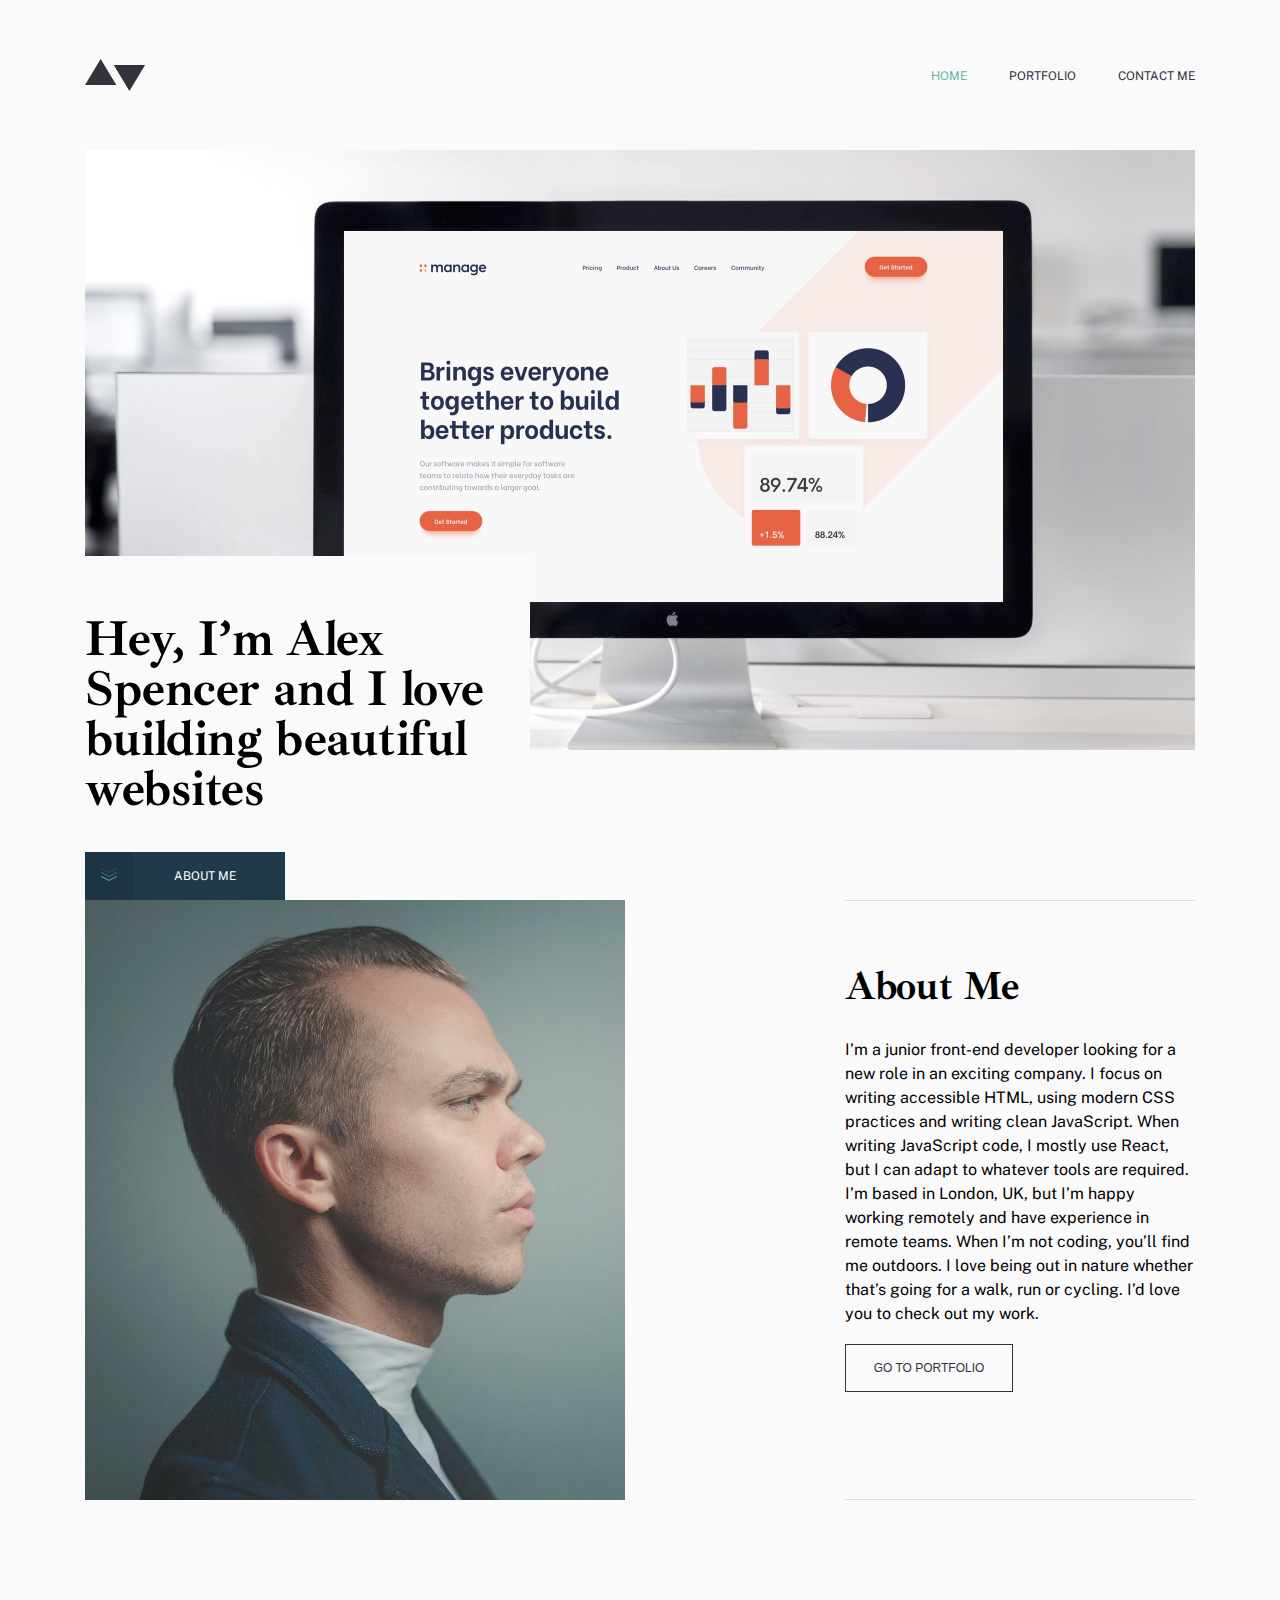
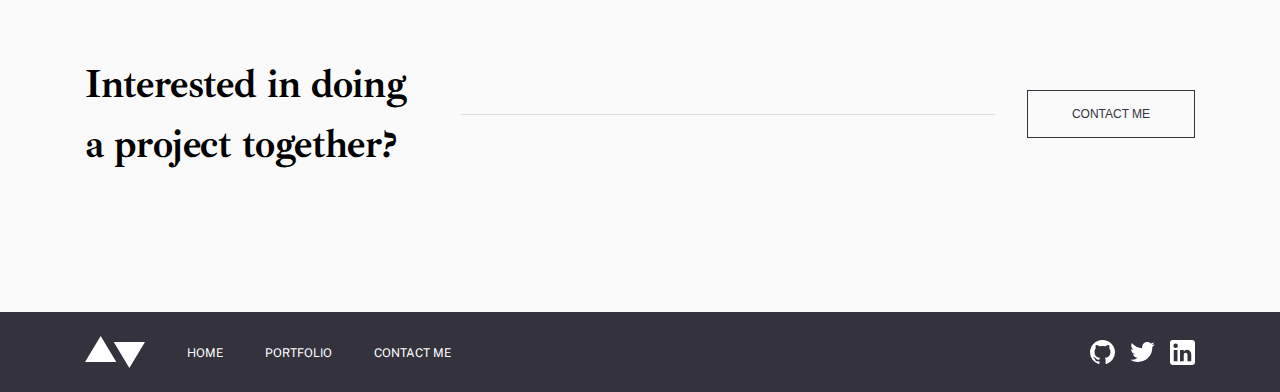
<file: index.html>
<!DOCTYPE html>
<html lang="en">

<head>
    <meta charset="UTF-8">
    <meta http-equiv="X-UA-Compatible" content="IE=edge">
    <meta name="viewport" content="width=device-width, initial-scale=1.0">
    <title>Home-page</title>
    <link rel="shortcut icon" type="image/x-icon" href="../img/logo-footer.svg" />
    <link rel="stylesheet" href="../css/base.css">
    <link rel="preconnect" href="https://fonts.gstatic.com">
    <link href="https://fonts.googleapis.com/css2?family=Ibarra+Real+Nova:wght@400;700&family=Public+Sans&display=swap"
        rel="stylesheet">
    <link rel="stylesheet" href="../css/style.css">
</head>

<body>
    <header>
        <div class="container">
            <div class="menu-content">
                <div class="logo">
                    <img src="../img/logo.svg" alt="logo">
                </div>
                <nav class="menu">
                    <button class="burger-menu" aria-expanded="false" aria-controls="menu" aria-label="Menu">
                        <span class="nav-bar"></span>
                        <span class="nav-bar"></span>
                        <span class="nav-bar"></span>
                    </button>
                    <ul class="menu-list" id="menu">
                        <li class="list-item">
                            <a href="../index.html" class="list-link">
                                home</a>
                        </li>
                        <li class="list-item">
                            <a href="../portfolio.html" class="list-link">
                                portfolio</a>
                        </li>
                        <li class="list-item">
                            <a href="../contact.html" class="list-link">
                                contact me</a>
                        </li>
                    </ul>
                </nav>
            </div>
        </div>
    </header>
    <main>
        <section class="hero container">
            <figure class="hero-picture">
                <picture>
                    <source media="(max-width: 480px)" srcset="../img/homepage/mobile/image-homepage-hero.jpg,
                        ../img/homepage/mobile/image-homepage-hero@2x.jpg 2x">
                    <source media="(max-width: 1024px)" srcset="../img/homepage/tablet/image-homepage-hero.jpg,
                        ../img/homepage/tablet/image-homepage-hero@2x.jpg 2x">
                    <img src="../img/homepage/desktop/image-homepage-hero.jpg" alt="Alex photo" srcset="img/homepage/desktop/image-homepage-hero@2x.jpg">
                </picture>
            </figure>
            <div class="hero-content">
                <h1 class="h1-like">Hey, I’m Alex Spencer and I love building beautiful websites</h1>
                <a href="#about" class="primary-btn">About me</a>
            </div>
        </section>
        <section class="about container" id="about">
                <figure>
                    <picture>
                        <source media="(max-width: 480px)" srcset="../img/homepage/mobile/image-homepage-profile.jpg,
                        ../img/homepage/mobile/image-homepage-profile@2x.jpg 2x">
                        <source media="(max-width: 1024px)" srcset="../img/homepage/tablet/image-homepage-profile.jpg,
                        ../img/homepage/tablet/image-homepage-profile@2x.jpg 2x">
                        <img src="../img/homepage/mobile/image-homepage-profile.jpg" alt="Alex photo" srcset="img/homepage/desktop/image-homepage-profile@2x.jpg">
                    </picture>
                </figure>
                <div class="section-content">
                    <h2 class="h2-like">About Me</h2>
                    <p class="body1">I’m a junior front-end developer looking for a new role in an exciting company. I
                        focus on writing accessible HTML, using modern CSS practices and writing clean JavaScript. When
                        writing JavaScript code, I mostly use React, but I can adapt to whatever tools are required. I’m
                        based in London, UK, but I’m happy working remotely and have experience in remote teams. When
                        I’m not coding, you’ll find me outdoors. I love being out in nature whether that’s going for a
                        walk, run or cycling. I’d love you to check out my work.</p>
                    <a href="/portfolio.html" class="secondary-btn">GO TO PORTFOLIO</a>
                </div>
            </div>
        </section>
        <section class="project container">
            <h2 class="h2-like">Interested in doing a project together?</h2>
            <span></span>
            <a href="/contact.html" class="secondary-btn">contact me</a>
        </section>
    </main>
    <footer>
        <div class="container">
            <div class="menu-content">
                <nav class="menu menu-footer">
                    <img src="../img/logo-footer.svg" alt="logo-footer">
                    <ul class="menu-list">
                        <li class="list-item">
                            <a href="../index.html" class="list-link">
                                home</a>
                        </li>
                        <li class="list-item">
                            <a href="../portfolio.html" class="list-link">
                                portfolio</a>
                        </li>
                        <li class="list-item">
                            <a href="../contact.html" class="list-link">
                                contact me</a>
                        </li>
                    </ul>
                </nav>
                <address class="social-menu">
                    <ul class="social-list">
                        <li class="social-item"><a href="https://github.com/" class="social-link"></a></li>
                        <li class="social-item"><a href="https://twitter.com/?lang=fr" class="social-link"></a></li>
                        <li class="social-item"><a href="https://www.linkedin.com/" class="social-link"></a></li>
                    </ul>
                </address>
            </div>
        </div>
    </footer>

</body>
<script src="../js/nav.js"></script>
</html>
</file>
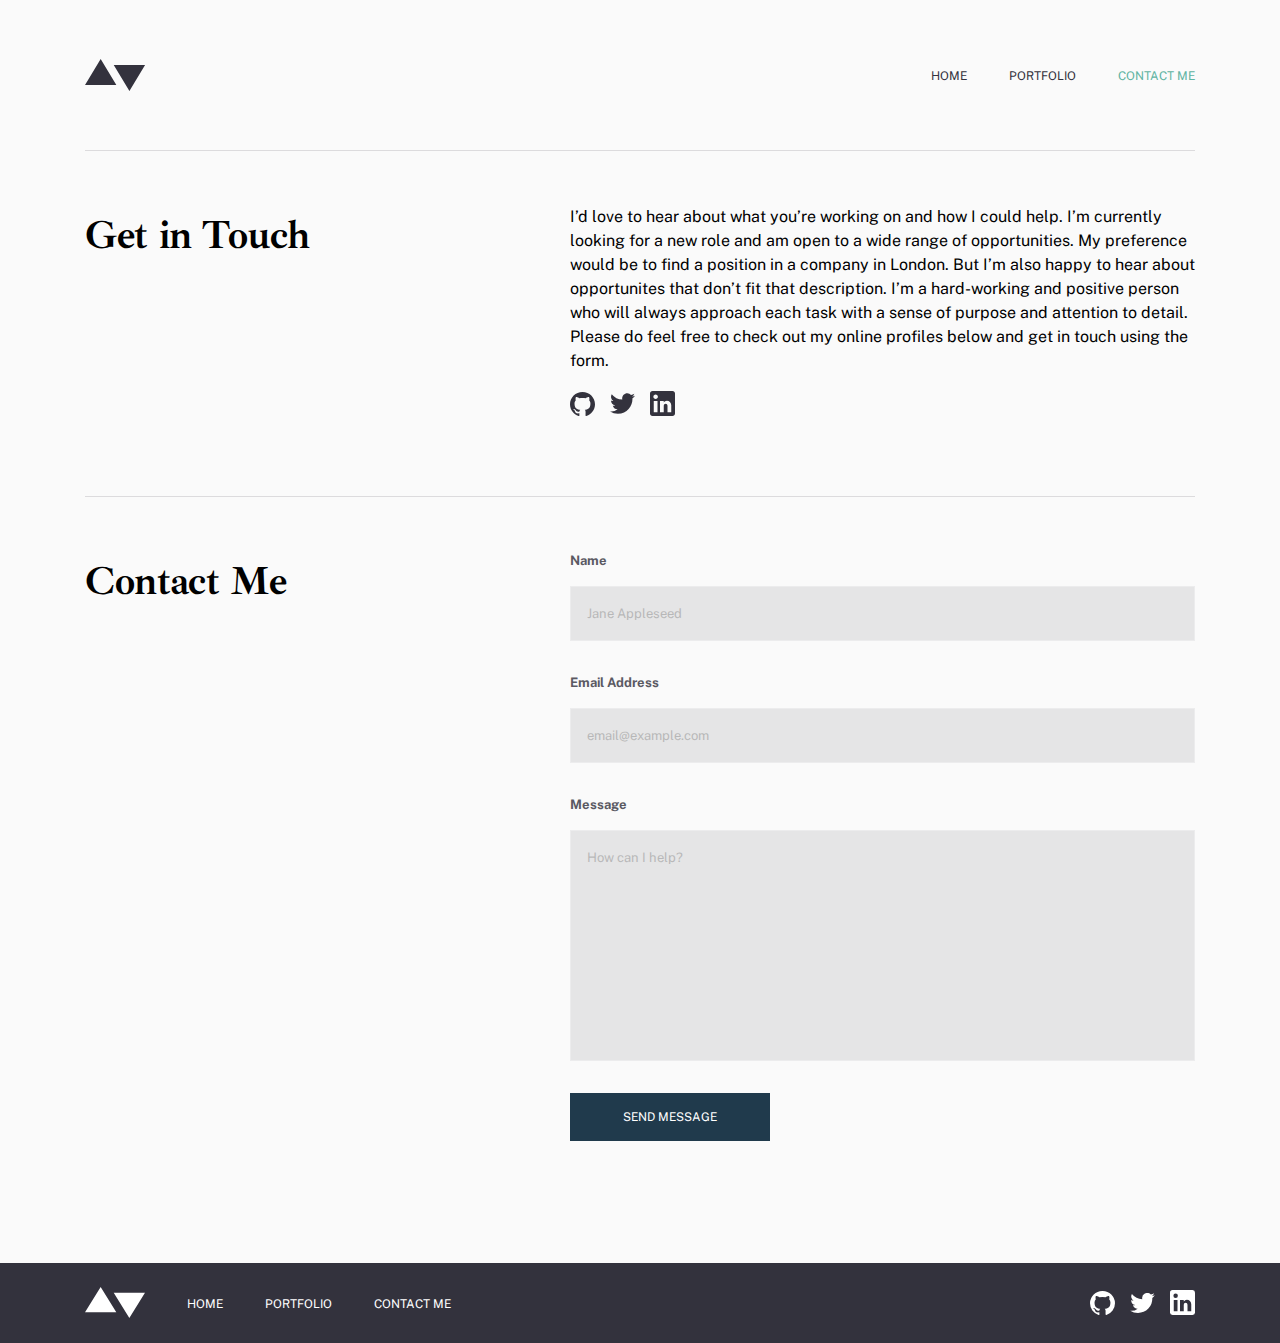
<file: contact.html>
<!DOCTYPE html>
<html lang="en">
<head>
    <meta charset="UTF-8">
    <meta http-equiv="X-UA-Compatible" content="IE=edge">
    <meta name="viewport" content="width=device-width, initial-scale=1.0">
    <title>Contact-page</title>
    <link rel="shortcut icon" type="image/x-icon" href="../img/logo-footer.svg" />
    <link rel="stylesheet" href="../css/base.css">
    <link rel="preconnect" href="https://fonts.gstatic.com">
    <link href="https://fonts.googleapis.com/css2?family=Ibarra+Real+Nova:wght@400;700&family=Public+Sans&display=swap" rel="stylesheet">
    <link rel="stylesheet" href="../css/style.css">
</head>
<body>
    <header>
        <div class="container">
            <div class="menu-content">
        <div class="logo">
            <img src="../img/logo.svg" alt="logo">
        </div>
        <nav class="menu">
            <button class="burger-menu" aria-expanded="false" aria-controls="menu" aria-label="Menu">
                <span class="nav-bar"></span>
                <span class="nav-bar"></span>
                <span class="nav-bar"></span>
            </button>
            <ul class="menu-list">
                <li class="list-item">
                <a href="../index.html" class="list-link">
                home</a></li>
                <li class="list-item">
                <a href="../portfolio.html" class="list-link">
                portfolio</a></li>
                <li class="list-item">
                <a href="../contact.html" class="list-link">
                contact me</a></li>
            </ul>
        </nav>
    </div>
        </div>
    </header>
    <main class="contact-main">
        <section class="get container">
            <h2 class="h2-like">Get in Touch</h2>
            <div class="section-content">
                <p class="body1">I’d love to hear about what you’re working on and how I could help. I’m currently looking for a new role and am open to a wide range of opportunities. My preference would be to find a position in a company in London. But I’m also happy to hear about opportunites that don’t fit that description. I’m a hard-working and positive person who will always approach each task with a sense of purpose and attention to detail. Please do feel free to check out my online profiles below and get in touch using the form.</p>
                <address class="social-menu">
                    <ul class="social-list">
                        <li class="social-item"><a href="https://github.com/" class="social-link"></a></li>
                        <li class="social-item"><a href="https://twitter.com/?lang=fr" class="social-link"></a></li>
                        <li class="social-item"><a href="https://www.linkedin.com/" class="social-link"></a></li>
                    </ul>
                </address>
            </div>
        </section>
        <section class="contact container">
            <h2 class="h2-like">Contact Me</h2>
            <form action="https://formspree.io/f/mjvjwgkk" id="my-form" class="section-content" novalidate="false" method="POST">
                <label for="user">Name</label>
                <input type="text" name="user" placeholder="Jane Appleseed">
                <p class="status status-text"></p>
                <label for="Email">Email Address</label>
                <input type="email" name="Email" placeholder="email@example.com">
                <p class="status status-mail"></p>
                <label for="contact">Message</label>
                <textarea name="contact" cols="30" rows="10" placeholder="How can I help?"></textarea>
                <p class="status status-area"></p>
                <input type="submit" id="my-form-button" class="submit-btn" value="send message" formnovalidate="false">
                <p id="valide" class="body1"></p>
            </form>
        </section>
    </main>
    <footer>
        <div class="container">
            <div class="menu-content">
            <nav class="menu menu-footer">
                <img src="../img/logo-footer.svg"  alt="logo-footer">
                <ul class="menu-list">
                    <li class="list-item">
                    <a href="../index.html" class="list-link">
                    home</a></li>
                    <li class="list-item">
                    <a href="../portfolio.html" class="list-link">
                    portfolio</a></li>
                    <li class="list-item">
                    <a href="../contact.html" class="list-link">
                    contact me</a></li>
                </ul>
            </nav>
            <address class="social-menu">
                <ul class="social-list">
                    <li class="social-item"><a href="https://github.com/" class="social-link"></a></li>
                    <li class="social-item"><a href="https://twitter.com/?lang=fr" class="social-link"></a></li>
                    <li class="social-item"><a href="https://www.linkedin.com/" class="social-link"></a></li>
                </ul>
            </address>
        </div>
        </div>
    </footer>
</body>
<script src="../js/nav.js"></script>
<script src="../js/form.js"></script>
</html>
</file>
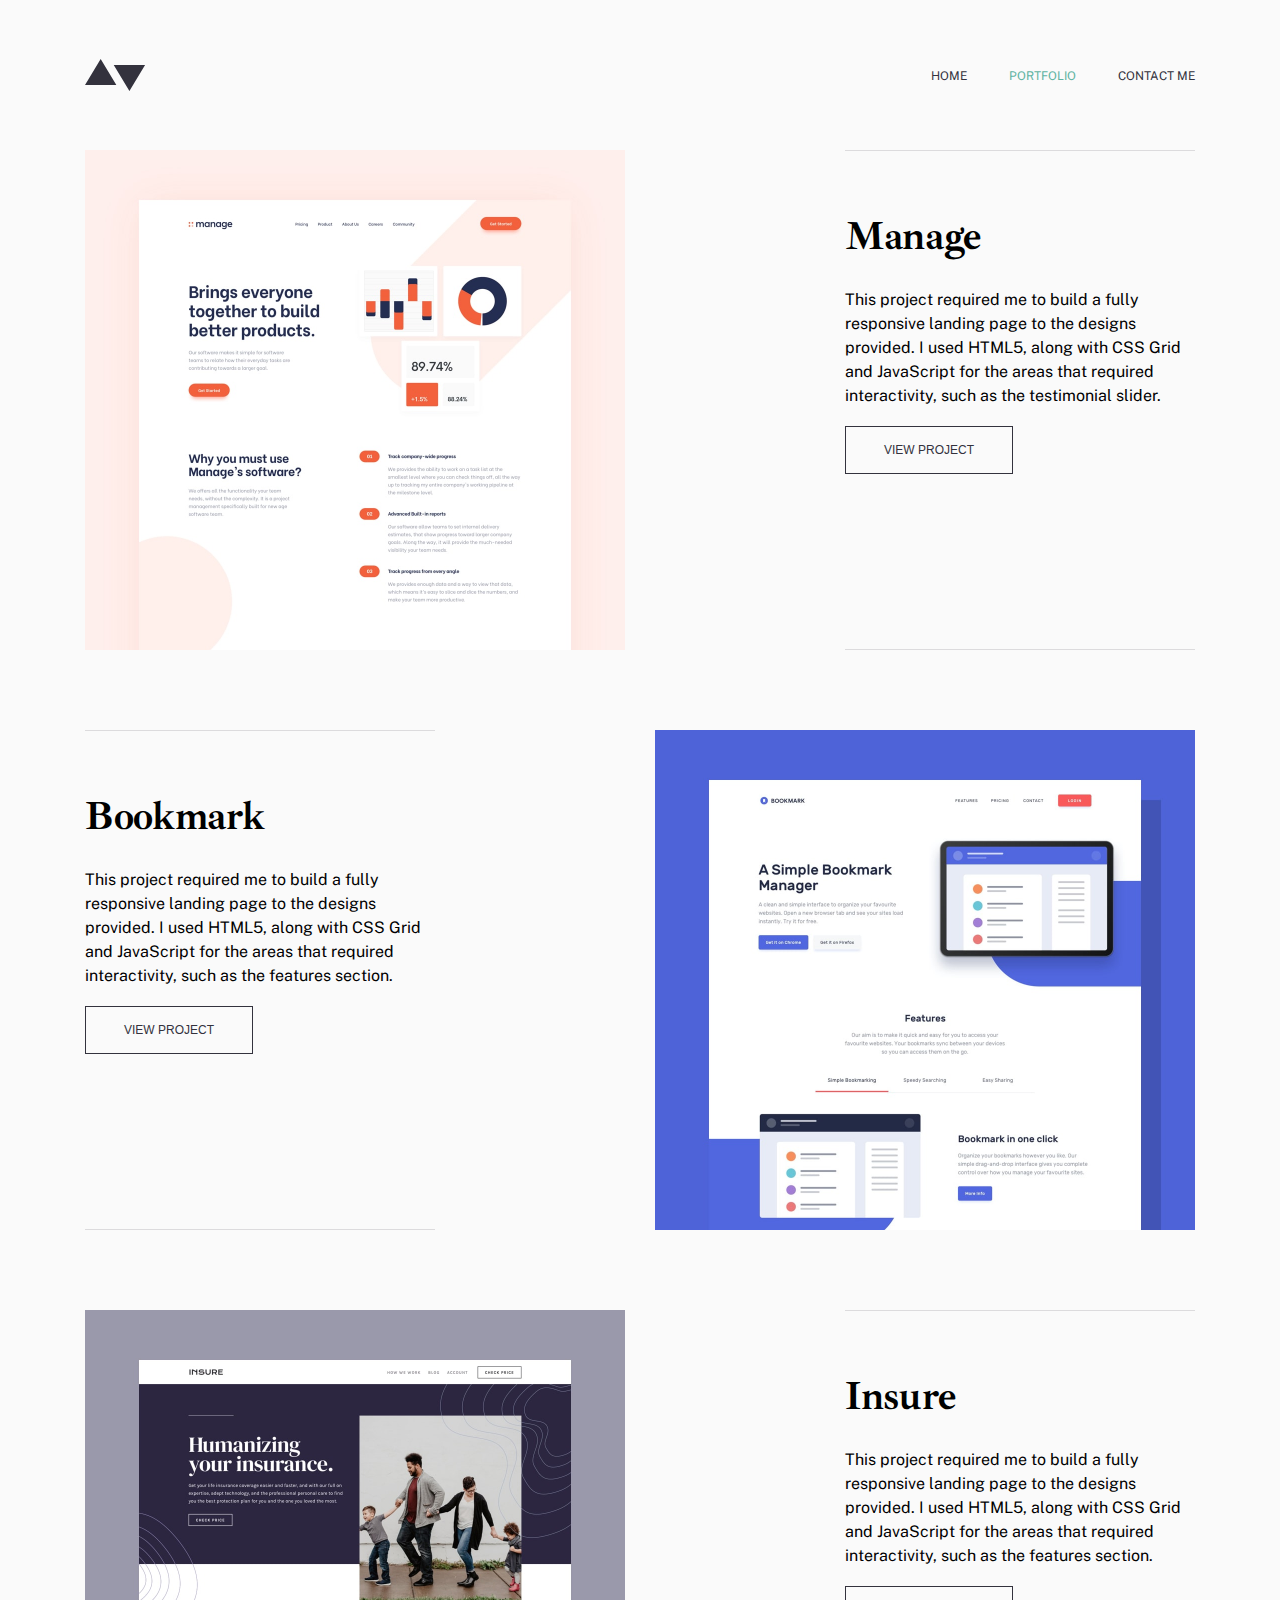
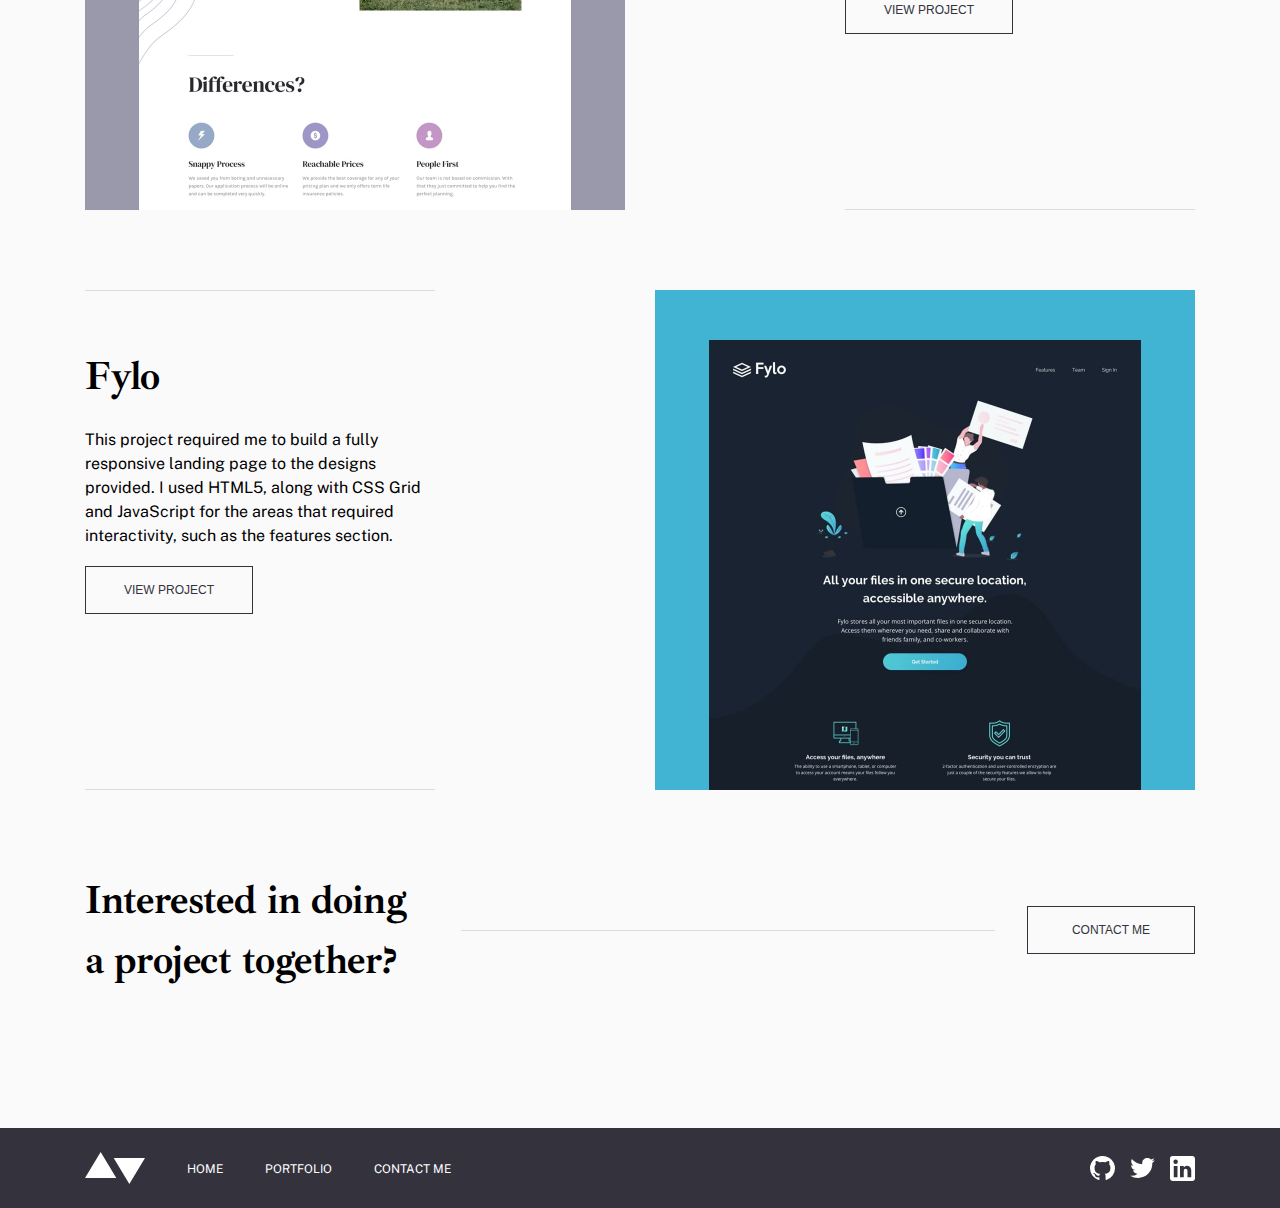
<file: portfolio.html>
<!DOCTYPE html>
<html lang="en">

<head>
    <meta charset="UTF-8">
    <meta http-equiv="X-UA-Compatible" content="IE=edge">
    <meta name="viewport" content="width=device-width, initial-scale=1.0">
    <title>Portfolio-page</title>
    <link rel="shortcut icon" type="image/x-icon" href="../img/logo-footer.svg" />
    <link rel="stylesheet" href="../css/base.css">
    <link rel="preconnect" href="https://fonts.gstatic.com">
    <link href="https://fonts.googleapis.com/css2?family=Ibarra+Real+Nova:wght@400;700&family=Public+Sans&display=swap"
        rel="stylesheet">
    <link rel="stylesheet" href="../css/style.css">
</head>

<body>
    <header>
        <div class="container">
            <div class="menu-content">
                <div class="logo">
                    <img src="../img/logo.svg" alt="logo">
                </div>
                <nav class="menu">
                    <button class="burger-menu" aria-expanded="false" aria-controls="menu" aria-label="Menu">
                        <span class="nav-bar"></span>
                        <span class="nav-bar"></span>
                        <span class="nav-bar"></span>
                    </button>
                    <ul class="menu-list">
                        <li class="list-item">
                            <a href="../index.html" class="list-link">
                                home</a>
                        </li>
                        <li class="list-item">
                            <a href="../portfolio.html" class="list-link">
                                portfolio</a>
                        </li>
                        <li class="list-item">
                            <a href="../contact.html" class="list-link">
                                contact me</a>
                        </li>
                    </ul>
                </nav>
            </div>
        </div>
    </header>
    <main class="portfolio-main">
        <section class="manage container">
            <figure>
                <picture>
                    <source media="(max-width: 480px)" srcset="img/portfolio/mobile/image-portfolio-manage.jpg,
                        img/portfolio/mobile/image-portfolio-manage@2x.jpg 2x">
                    <source media="(max-width: 1024px)" srcset="img/portfolio/tablet/image-portfolio-manage.jpg,
                        img/portfolio/tablet/image-portfolio-manage@2x.jpg 2x">
                    <img src="/img/portfolio/desktop/image-portfolio-manage.jpg" alt="Alex photo"
                        srcset="img/portfolio/desktop/image-portfolio-manage@2x.jpg">
                </picture>
            </figure>
            <div class="section-content">
                <h2 class="h2-like">Manage</h2>
                <p class="body1">This project required me to build a fully responsive landing page to the designs
                    provided. I used HTML5, along with CSS Grid and JavaScript for the areas that required
                    interactivity, such as the testimonial slider.</p>
                <a href="/project-manage.html" class="secondary-btn">VIEW PROJECT</a>
            </div>
            </div>
        </section>
        <section class="bookmark container">
            <figure>
                <picture>
                    <source media="(max-width: 480px)" srcset="img/portfolio/mobile/image-portfolio-bookmark.jpg,
                        img/portfolio/mobile/image-portfolio-bookmark@2x.jpg 2x">
                    <source media="(max-width: 1024px)" srcset="img/portfolio/tablet/image-portfolio-bookmark.jpg,
                        img/portfolio/tablet/image-portfolio-bookmark@2x.jpg 2x">
                    <img src="/img/portfolio/desktop/image-portfolio-bookmark.jpg" alt="Alex photo"
                        srcset="img/portfolio/desktop/image-portfolio-bookmark@2x.jpg">
                </picture>
            </figure>
            <div class="section-content">
                <h2 class="h2-like">Bookmark</h2>
                <p class="body1">This project required me to build a fully responsive landing page to the designs
                    provided. I used HTML5, along with CSS Grid and JavaScript for the areas that required
                    interactivity, such as the features section.</p>
                <a href="/project-bookmark.html" class="secondary-btn">VIEW PROJECT</a>
            </div>
            </div>
        </section>
        <section class="insure container">
            <figure>
                <picture>
                    <source media="(max-width: 480px)" srcset="img/portfolio/mobile/image-portfolio-insure.jpg,
                        img/portfolio/mobile/image-portfolio-insure@2x.jpg 2x">
                    <source media="(max-width: 1024px)" srcset="img/portfolio/tablet/image-portfolio-insure.jpg,
                        img/portfolio/tablet/image-portfolio-insure@2x.jpg 2x">
                    <img src="/img/portfolio/desktop/image-portfolio-insure.jpg" alt="Alex photo"
                        srcset="img/portfolio/desktop/image-portfolio-insure@2x.jpg">
                </picture>
            </figure>

            <div class="section-content">
                <h2 class="h2-like">Insure</h2>
                <p class="body1">This project required me to build a fully responsive landing page to the designs
                    provided. I used HTML5, along with CSS Grid and JavaScript for the areas that required
                    interactivity, such as the features section.</p>
                <a href="/project-insure.html" class="secondary-btn">VIEW PROJECT</a>
            </div>
            </div>
        </section>
        <section class="fylo container">
            <figure>
                <picture>
                    <source media="(max-width: 480px)" srcset="img/portfolio/mobile/image-portfolio-fylo.jpg,
                        img/portfolio/mobile/image-portfolio-fylo@2x.jpg 2x">
                    <source media="(max-width: 1024px)" srcset="img/portfolio/tablet/image-portfolio-fylo.jpg,
                        img/portfolio/tablet/image-portfolio-fylo@2x.jpg 2x">
                    <img src="/img/portfolio/desktop/image-portfolio-fylo.jpg" alt="Alex photo"
                        srcset="img/portfolio/desktop/image-portfolio-fylo@2x.jpg">
                </picture>
            </figure>

            <div class="section-content">
                <h2 class="h2-like">Fylo</h2>
                <p class="body1">This project required me to build a fully responsive landing page to the designs
                    provided. I used HTML5, along with CSS Grid and JavaScript for the areas that required
                    interactivity, such as the features section.</p>
                <a href="/project-fylo.html" class="secondary-btn">VIEW PROJECT</a>
            </div>
            </div>
        </section>
        <section class="project container">
            <h2 class="h2-like">Interested in doing a project together?</h2>
            <span></span>
            <a href="/contact.html" class="secondary-btn">contact me</a>
        </section>
    </main>
    <footer>
        <div class="container">
            <div class="menu-content">
                <nav class="menu menu-footer">
                    <img src="../img/logo-footer.svg" alt="logo-footer">
                    <ul class="menu-list">
                        <li class="list-item">
                            <a href="../index.html" class="list-link">
                                home</a>
                        </li>
                        <li class="list-item">
                            <a href="../portfolio.html" class="list-link">
                                portfolio</a>
                        </li>
                        <li class="list-item">
                            <a href="../contact.html" class="list-link">
                                contact me</a>
                        </li>
                    </ul>
                </nav>
                <address class="social-menu">
                    <ul class="social-list">
                        <li class="social-item"><a href="https://github.com/" class="social-link"></a></li>
                        <li class="social-item"><a href="https://twitter.com/?lang=fr" class="social-link"></a></li>
                        <li class="social-item"><a href="https://www.linkedin.com/" class="social-link"></a></li>
                    </ul>
                </address>
            </div>
        </div>
    </footer>
</body>
<script src="../js/nav.js"></script>

</html>
</file>
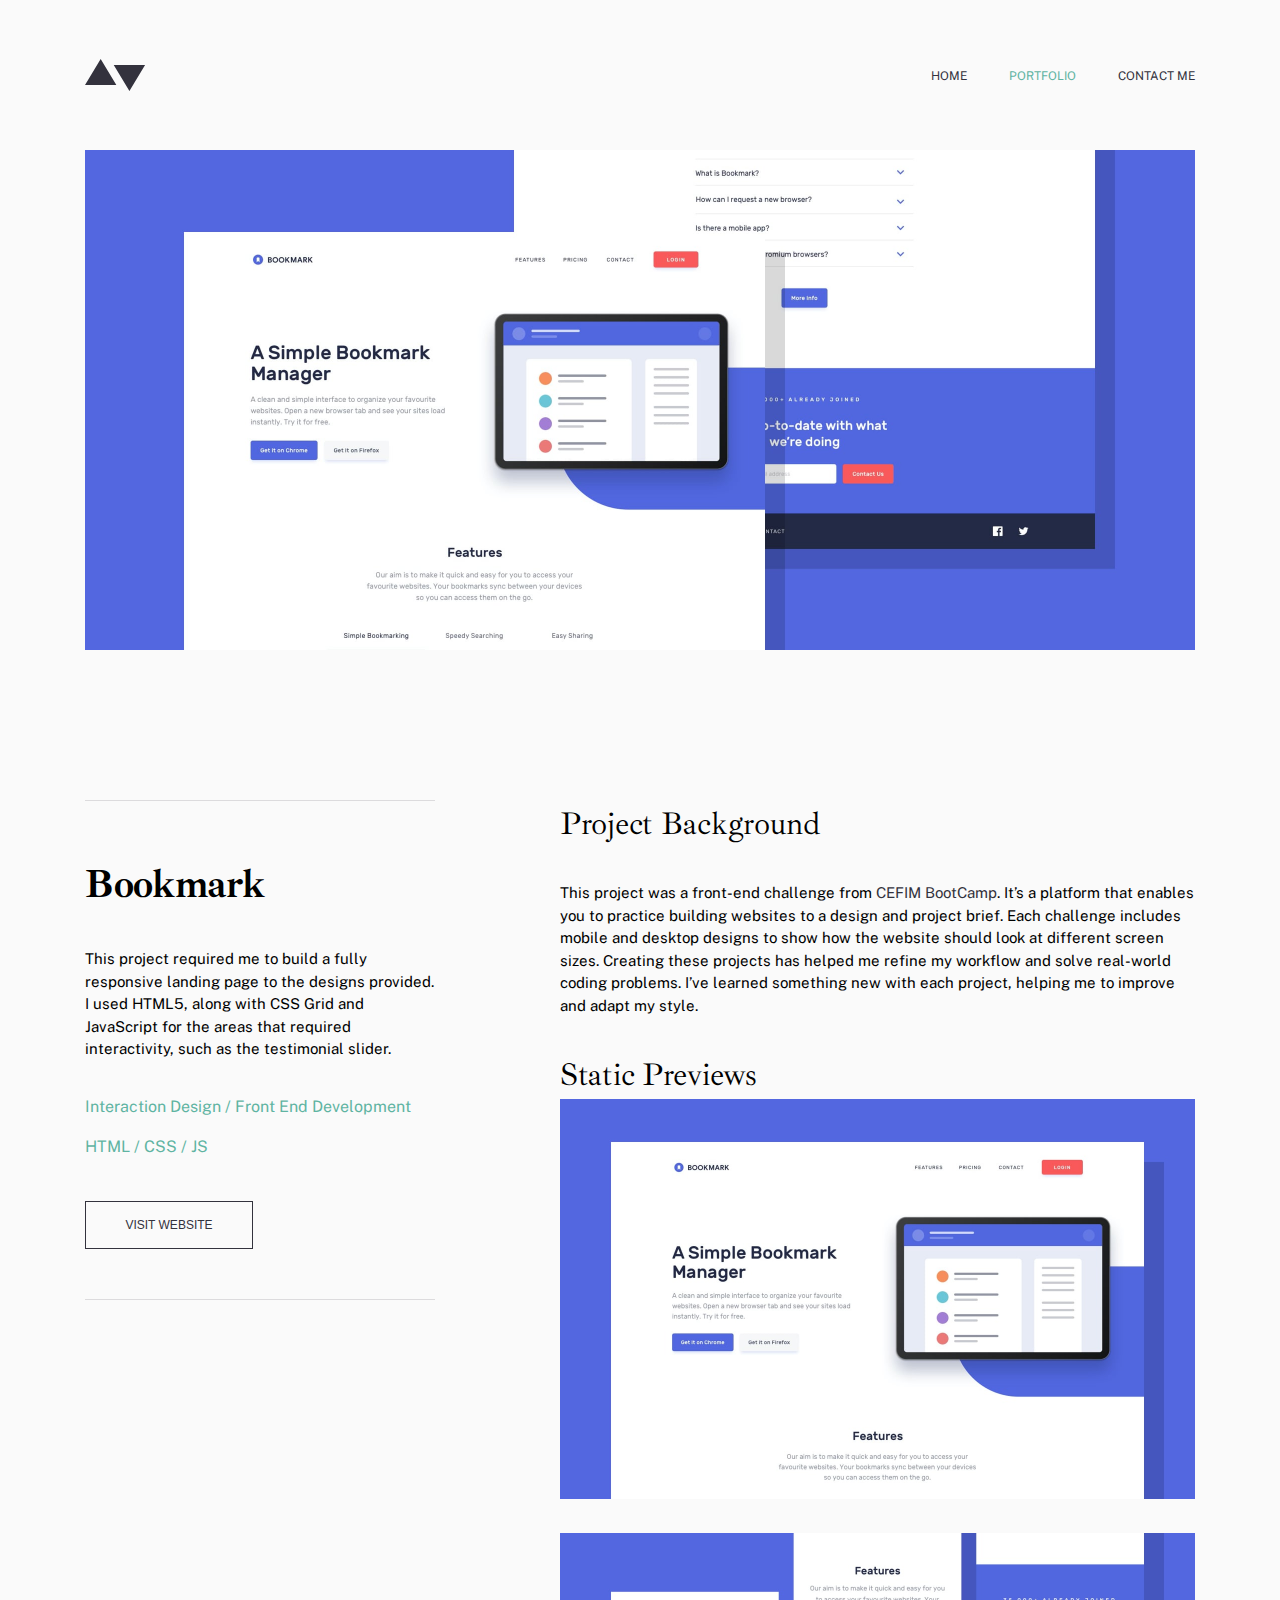
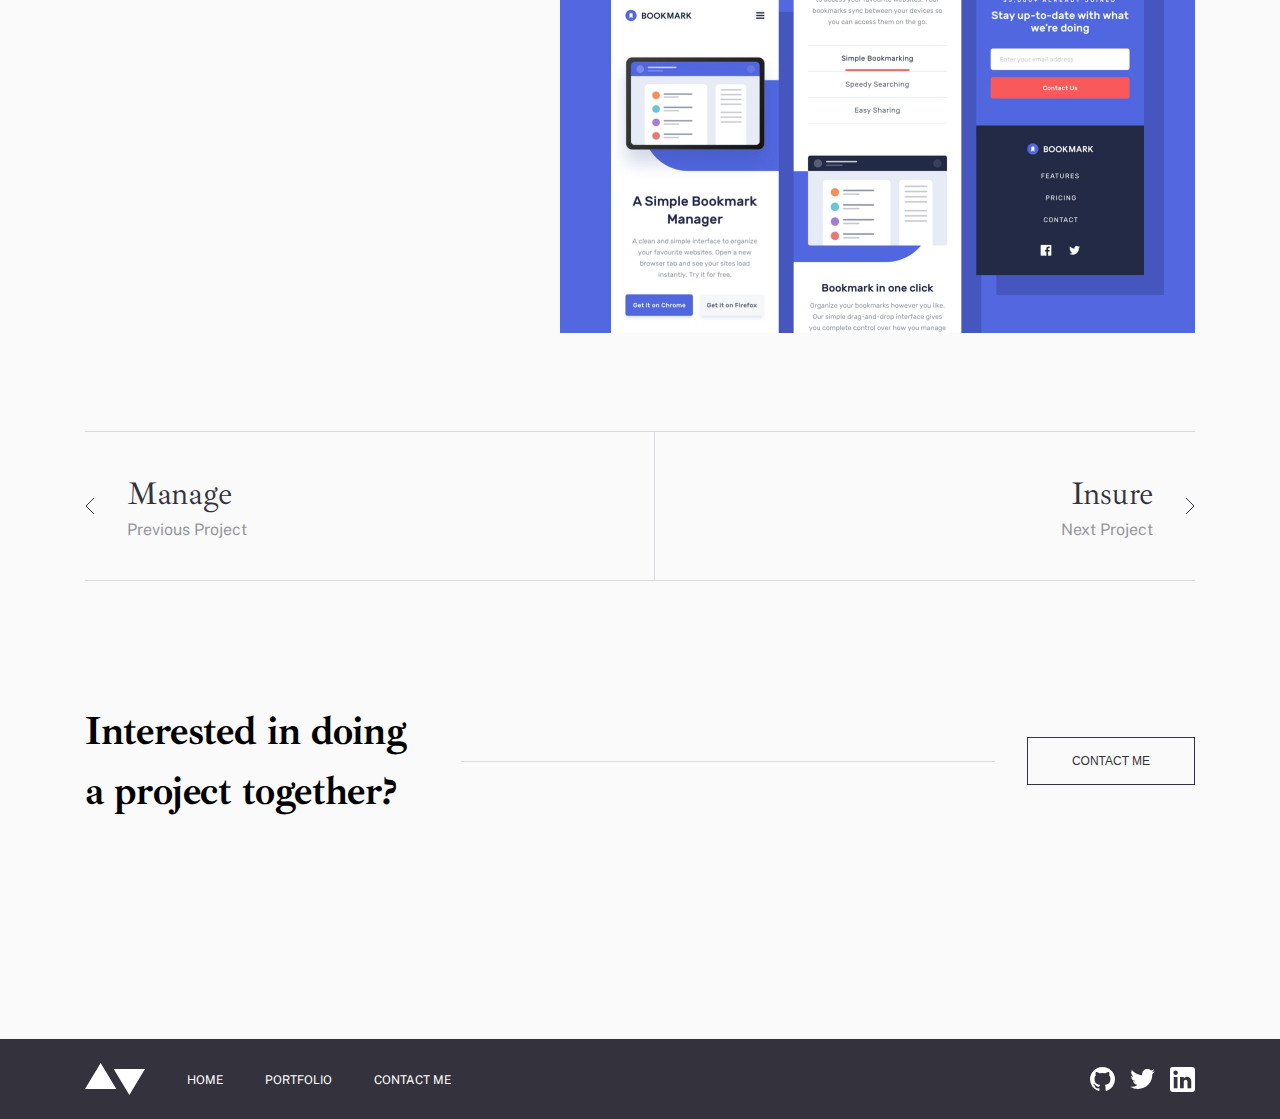
<file: project-bookmark.html>
<!DOCTYPE html>
<html lang="en">

<head>
    <meta charset="UTF-8">
    <meta http-equiv="X-UA-Compatible" content="IE=edge">
    <meta name="viewport" content="width=device-width, initial-scale=1.0">
    <title>Portfolio-Bookmark-page</title>
    <link rel="shortcut icon" type="image/x-icon" href="../img/logo-footer.svg" />
    <link rel="stylesheet" href="../css/base.css">
    <link rel="preconnect" href="https://fonts.gstatic.com">
    <link href="https://fonts.googleapis.com/css2?family=Ibarra+Real+Nova:wght@400;700&family=Public+Sans&display=swap"
        rel="stylesheet">
    <link rel="stylesheet" href="../css/style.css">
</head>

<body>
    <header>
        <div class="container">
            <div class="menu-content">
                <div class="logo">
                    <img src="../img/logo.svg" alt="logo">
                </div>
                <nav class="menu">
                    <button class="burger-menu" aria-expanded="false" aria-controls="menu" aria-label="Menu">
                        <span class="nav-bar"></span>
                        <span class="nav-bar"></span>
                        <span class="nav-bar"></span>
                    </button>
                    <ul class="menu-list">
                        <li class="list-item">
                            <a href="../index.html" class="list-link">
                                home</a>
                        </li>
                        <li class="list-item">
                            <a href="../portfolio.html" class="list-link current">
                                portfolio</a>
                        </li>
                        <li class="list-item">
                            <a href="../contact.html" class="list-link">
                                contact me</a>
                        </li>
                    </ul>
                </nav>
            </div>
        </div>
    </header>
    <main class="bookmark-main-page">
        <section class="hero container">
            <figure class="hero-picture">
                <picture>
                    <source media="(max-width: 480px)" srcset="img/detail/mobile/image-bookmark-hero.jpg,
                        img/detail/mobile/image-bookmark-hero@2x.jpg 2x">
                    <source media="(max-width: 1024px)" srcset="img/detail/tablet/image-bookmark-hero.jpg,
                        img/detail/tablet/image-bookmark-hero@2x.jpg 2x">
                    <img src="/img/detail/desktop/image-bookmark-hero.jpg" alt="Bookmark project"
                        srcset="img/detail/desktop/image-bookmark-hero@2x.jpg">
                </picture>
            </figure>
        </section>
        <section class="section-project container">
            <div class="section-content">
                <h2 class="h2-like">Bookmark</h2>
                <p class="body2">This project required me to build a fully responsive landing page to the designs
                    provided. I used HTML5, along with CSS Grid and JavaScript for the areas that required
                    interactivity, such as the testimonial slider.</p>
                <p class="body1 cyan">Interaction Design / Front End Development</p>
                <p class="body1 cyan">HTML / CSS / JS</p>
                <a href="../portfolio.html" class="secondary-btn">VISIT WEBSITE</a>
            </div>
            <div class="section-content">
                <h3 class="h3-like">Project Background</h3>
                <p class="body2">This project was a front-end challenge from <a class="cefim"
                        href="https://campus.cefim.eu/">CEFIM BootCamp</a>. It’s a platform that enables you to practice
                    building websites to a design and project brief. Each challenge includes mobile and desktop designs
                    to show how the website should look at different screen sizes. Creating these projects has helped me
                    refine my workflow and solve real-world coding problems. I’ve learned something new with each
                    project, helping me to improve and adapt my style.</p>
                <h3 class="h3-like">Static Previews</h3>
                <figure>
                    <picture>
                        <source media="(max-width: 480px)" srcset="img/detail/mobile/image-bookmark-preview-1.jpg,
                            img/detail/mobile/image-bookmark-preview-1@2x.jpg 2x">
                        <source media="(max-width: 1024px)" srcset="img/detail/tablet/image-bookmark-preview-1.jpg,
                            img/detail/tablet/image-bookmark-preview-1@2x.jpg 2x">
                        <img src="/img/detail/desktop/image-bookmark-preview-1.jpg" alt="Bookmark project"
                            srcset="img/detail/desktop/image-bookmark-preview-1@2x.jpg">
                    </picture>
                </figure>
                <figure>
                    <picture>
                        <source media="(max-width: 480px)" srcset="img/detail/mobile/image-bookmark-preview-2.jpg,
                            img/detail/mobile/image-bookmark-preview-2@2x.jpg 2x">
                        <source media="(max-width: 1024px)" srcset="img/detail/tablet/image-bookmark-preview-2.jpg,
                            img/detail/tablet/image-bookmark-preview-2@2x.jpg 2x">
                        <img src="/img/detail/desktop/image-bookmark-preview-2.jpg" alt="Bookmark project"
                            srcset="img/detail/desktop/image-bookmark-preview-2@2x.jpg">
                    </picture>
                </figure>
            </div>
        </section>
        <section class="project-link container">
            <a href="/project-manage.html" class="link-content">
                <img src="/img/icons/arrow-left.svg" alt="flèche gauche">
                <div class="column">
                    <h3 class="h3-like">Manage</h3>
                    <p class="body1">Previous Project</p>
                </div>
            </a>
            <span></span>
            <a href="/project-insure.html" class="link-content">
                <div class="column">
                    <h3 class="h3-like">Insure</h3>
                    <p class="body1">Next Project</p>
                </div>
                <img src="/img/icons/arrow-right.svg" alt="flèche droite">
            </a>
        </section>
        <section class="project container">
            <h2 class="h2-like">Interested in doing a project together?</h2>
            <span></span>
            <a href="/contact.html" class="secondary-btn">contact me</a>
        </section>
    </main>
    <footer>
        <div class="container">
            <div class="menu-content">
                <nav class="menu menu-footer">
                    <img src="../img/logo-footer.svg" alt="logo-footer">
                    <ul class="menu-list">
                        <li class="list-item">
                            <a href="../index.html" class="list-link">
                                home</a>
                        </li>
                        <li class="list-item">
                            <a href="../portfolio.html" class="list-link">
                                portfolio</a>
                        </li>
                        <li class="list-item">
                            <a href="../contact.html" class="list-link">
                                contact me</a>
                        </li>
                    </ul>
                </nav>
                <address class="social-menu">
                    <ul class="social-list">
                        <li class="social-item"><a href="https://github.com/" class="social-link"></a></li>
                        <li class="social-item"><a href="https://twitter.com/?lang=fr" class="social-link"></a></li>
                        <li class="social-item"><a href="https://www.linkedin.com/" class="social-link"></a></li>
                    </ul>
                </address>
            </div>
        </div>
    </footer>
</body>
<script src="../js/nav.js"></script>

</html>
</file>
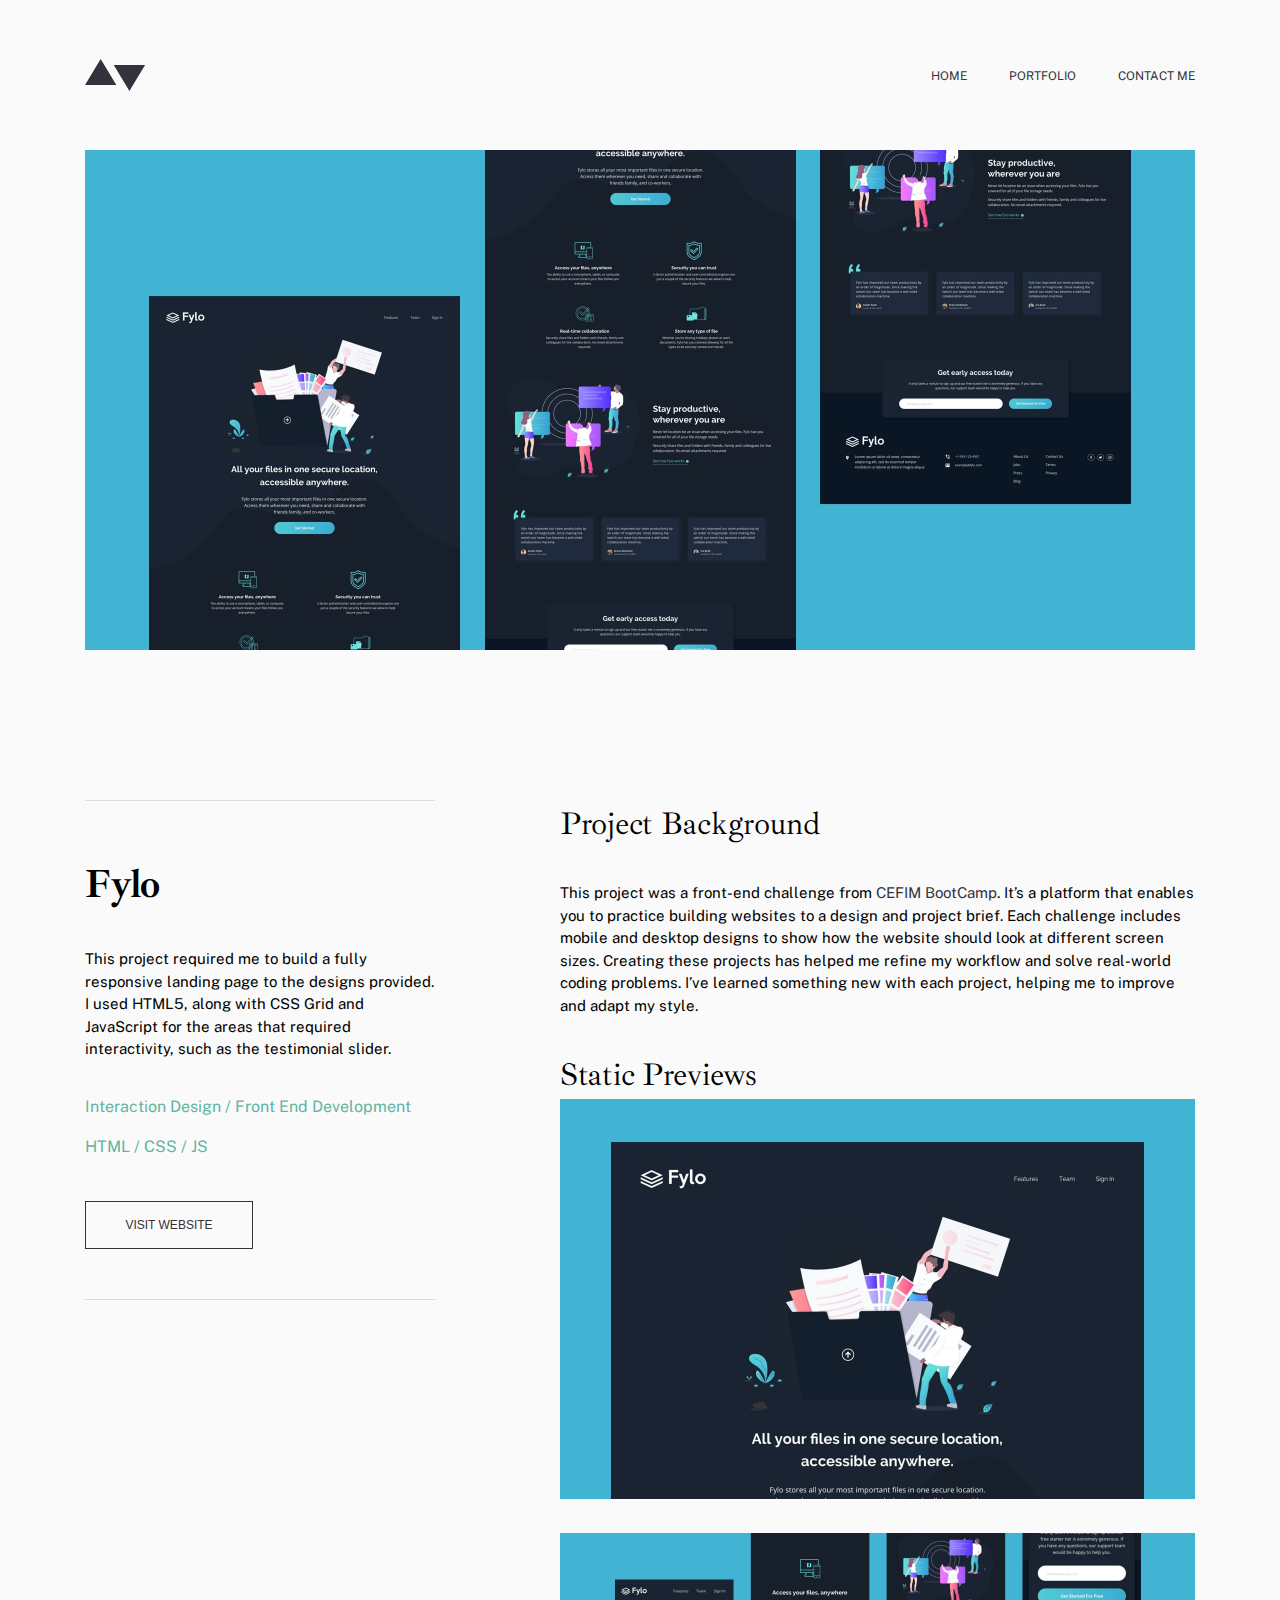
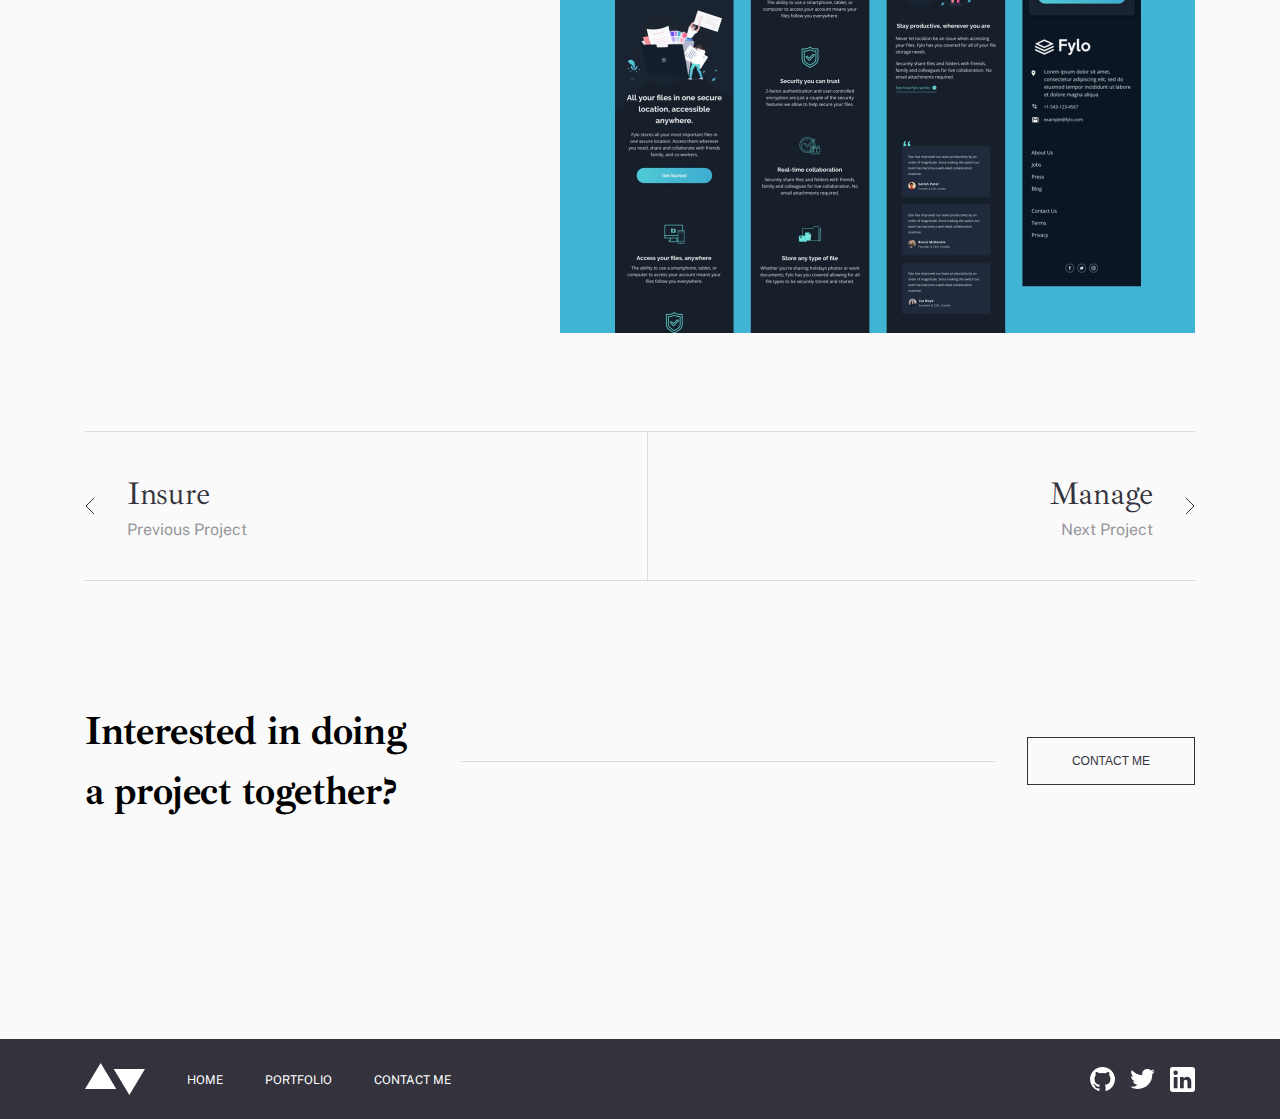
<file: project-fylo.html>
<!DOCTYPE html>
<html lang="en">

<head>
    <meta charset="UTF-8">
    <meta http-equiv="X-UA-Compatible" content="IE=edge">
    <meta name="viewport" content="width=device-width, initial-scale=1.0">
    <title>Portfolio-Foly-page</title>
    <link rel="shortcut icon" type="image/x-icon" href="../img/logo-footer.svg" />
    <link rel="stylesheet" href="../css/base.css">
    <link rel="preconnect" href="https://fonts.gstatic.com">
    <link href="https://fonts.googleapis.com/css2?family=Ibarra+Real+Nova:wght@400;700&family=Public+Sans&display=swap"
        rel="stylesheet">
    <link rel="stylesheet" href="../css/style.css">
</head>

<body>
    <header>
        <div class="container">
            <div class="menu-content">
                <div class="logo">
                    <img src="../img/logo.svg" alt="logo">
                </div>
                <nav class="menu">
                    <button class="burger-menu" aria-expanded="false" aria-controls="menu" aria-label="Menu">
                        <span class="nav-bar"></span>
                        <span class="nav-bar"></span>
                        <span class="nav-bar"></span>
                    </button>
                    <ul class="menu-list">
                        <li class="list-item">
                            <a href="../index.html" class="list-link">
                                home</a>
                        </li>
                        <li class="list-item">
                            <a href="../portfolio.html" class="list-link">
                                portfolio</a>
                        </li>
                        <li class="list-item">
                            <a href="../contact.html" class="list-link">
                                contact me</a>
                        </li>
                    </ul>
                </nav>
            </div>
        </div>
    </header>
    <main class="fylo-main-page">
        <section class="hero container">
            <figure class="hero-picture">
                <picture>
                    <source media="(max-width: 480px)" srcset="img/detail/mobile/image-fylo-hero.jpg,
                        img/detail/mobile/image-fylo-hero@2x.jpg 2x">
                    <source media="(max-width: 1024px)" srcset="img/detail/tablet/image-fylo-hero.jpg,
                        img/detail/tablet/image-fylo-hero@2x.jpg 2x">
                    <img src="img/detail/desktop/image-fylo-hero.jpg" alt="fylo project"
                        srcset="img/detail/desktop/image-fylo-hero@2x.jpg">
                </picture>
            </figure>
        </section>
        <section class="section-project container">
            <div class="section-content">
                <h2 class="h2-like">Fylo</h2>
                <p class="body2">This project required me to build a fully responsive landing page to the designs
                    provided. I used HTML5, along with CSS Grid and JavaScript for the areas that required
                    interactivity, such as the testimonial slider.</p>
                <p class="body1 cyan">Interaction Design / Front End Development</p>
                <p class="body1 cyan">HTML / CSS / JS</p>
                <a href="../portfolio.html" class="secondary-btn">VISIT WEBSITE</a>
            </div>
            <div class="section-content">
                <h3 class="h3-like">Project Background</h3>
                <p class="body2">This project was a front-end challenge from <a class="cefim"
                        href="https://campus.cefim.eu/">CEFIM BootCamp</a>. It’s a platform that enables you to practice
                    building websites to a design and project brief. Each challenge includes mobile and desktop designs
                    to show how the website should look at different screen sizes. Creating these projects has helped me
                    refine my workflow and solve real-world coding problems. I’ve learned something new with each
                    project, helping me to improve and adapt my style.</p>
                <h3 class="h3-like">Static Previews</h3>
                <figure>
                    <picture>
                        <source media="(max-width: 480px)" srcset="img/detail/mobile/image-fylo-preview-1.jpg,
                        img/detail/mobile/image-fylo-preview-1@2x.jpg 2x">
                        <source media="(max-width: 1024px)" srcset="img/detail/tablet/image-fylo-preview-1.jpg,
                            img/detail/tablet/image-fylo-preview-1@2x.jpg 2x">
                        <img src="/img/detail/desktop/image-fylo-preview-1.jpg" alt="fylo project"
                            srcset="img/detail/desktop/image-fylo-preview-1@2x.jpg">
                    </picture>
                </figure>
                <figure>
                    <picture>
                        <source media="(max-width: 480px)" srcset="img/detail/mobile/image-fylo-preview-2.jpg,
                        img/detail/mobile/image-fylo-preview-2@2x.jpg 2x">
                        <source media="(max-width: 1024px)" srcset="img/detail/tablet/image-fylo-preview-2.jpg,
                            img/detail/tablet/image-fylo-preview-2@2x.jpg 2x">
                        <img src="/img/detail/desktop/image-fylo-preview-2.jpg" alt="fylo project"
                            srcset="img/detail/desktop/image-fylo-preview-2@2x.jpg">
                    </picture>
                </figure>
            </div>
        </section>
        <section class="project-link container">
            <a href="/project-insure.html" class="link-content">
                <img src="/img/icons/arrow-left.svg" alt="flèche gauche">
                <div class="column">
                    <h3 class="h3-like">Insure</h3>
                    <p class="body1">Previous Project</p>
                </div>
            </a>
            <span></span>
            <a href="/project-manage.html" class="link-content">
                <div class="column">
                    <h3 class="h3-like">Manage</h3>
                    <p class="body1">Next Project</p>
                </div>
                <img src="/img/icons/arrow-right.svg" alt="flèche droite">
            </a>
        </section>
        <section class="project container">
            <h2 class="h2-like">Interested in doing a project together?</h2>
            <span></span>
            <a href="/contact.html" class="secondary-btn">contact me</a>
        </section>
    </main>
    <footer>
        <div class="container">
            <div class="menu-content">
                <nav class="menu menu-footer">
                    <img src="../img/logo-footer.svg" alt="logo-footer">
                    <ul class="menu-list">
                        <li class="list-item">
                            <a href="../index.html" class="list-link">
                                home</a>
                        </li>
                        <li class="list-item">
                            <a href="../portfolio.html" class="list-link current">
                                portfolio</a>
                        </li>
                        <li class="list-item">
                            <a href="../contact.html" class="list-link">
                                contact me</a>
                        </li>
                    </ul>
                </nav>
                <address class="social-menu">
                    <ul class="social-list">
                        <li class="social-item"><a href="https://github.com/" class="social-link"></a></li>
                        <li class="social-item"><a href="https://twitter.com/?lang=fr" class="social-link"></a></li>
                        <li class="social-item"><a href="https://www.linkedin.com/" class="social-link"></a></li>
                    </ul>
                </address>
            </div>
        </div>
    </footer>
</body>
<script src="../js/nav.js"></script>

</html>
</file>
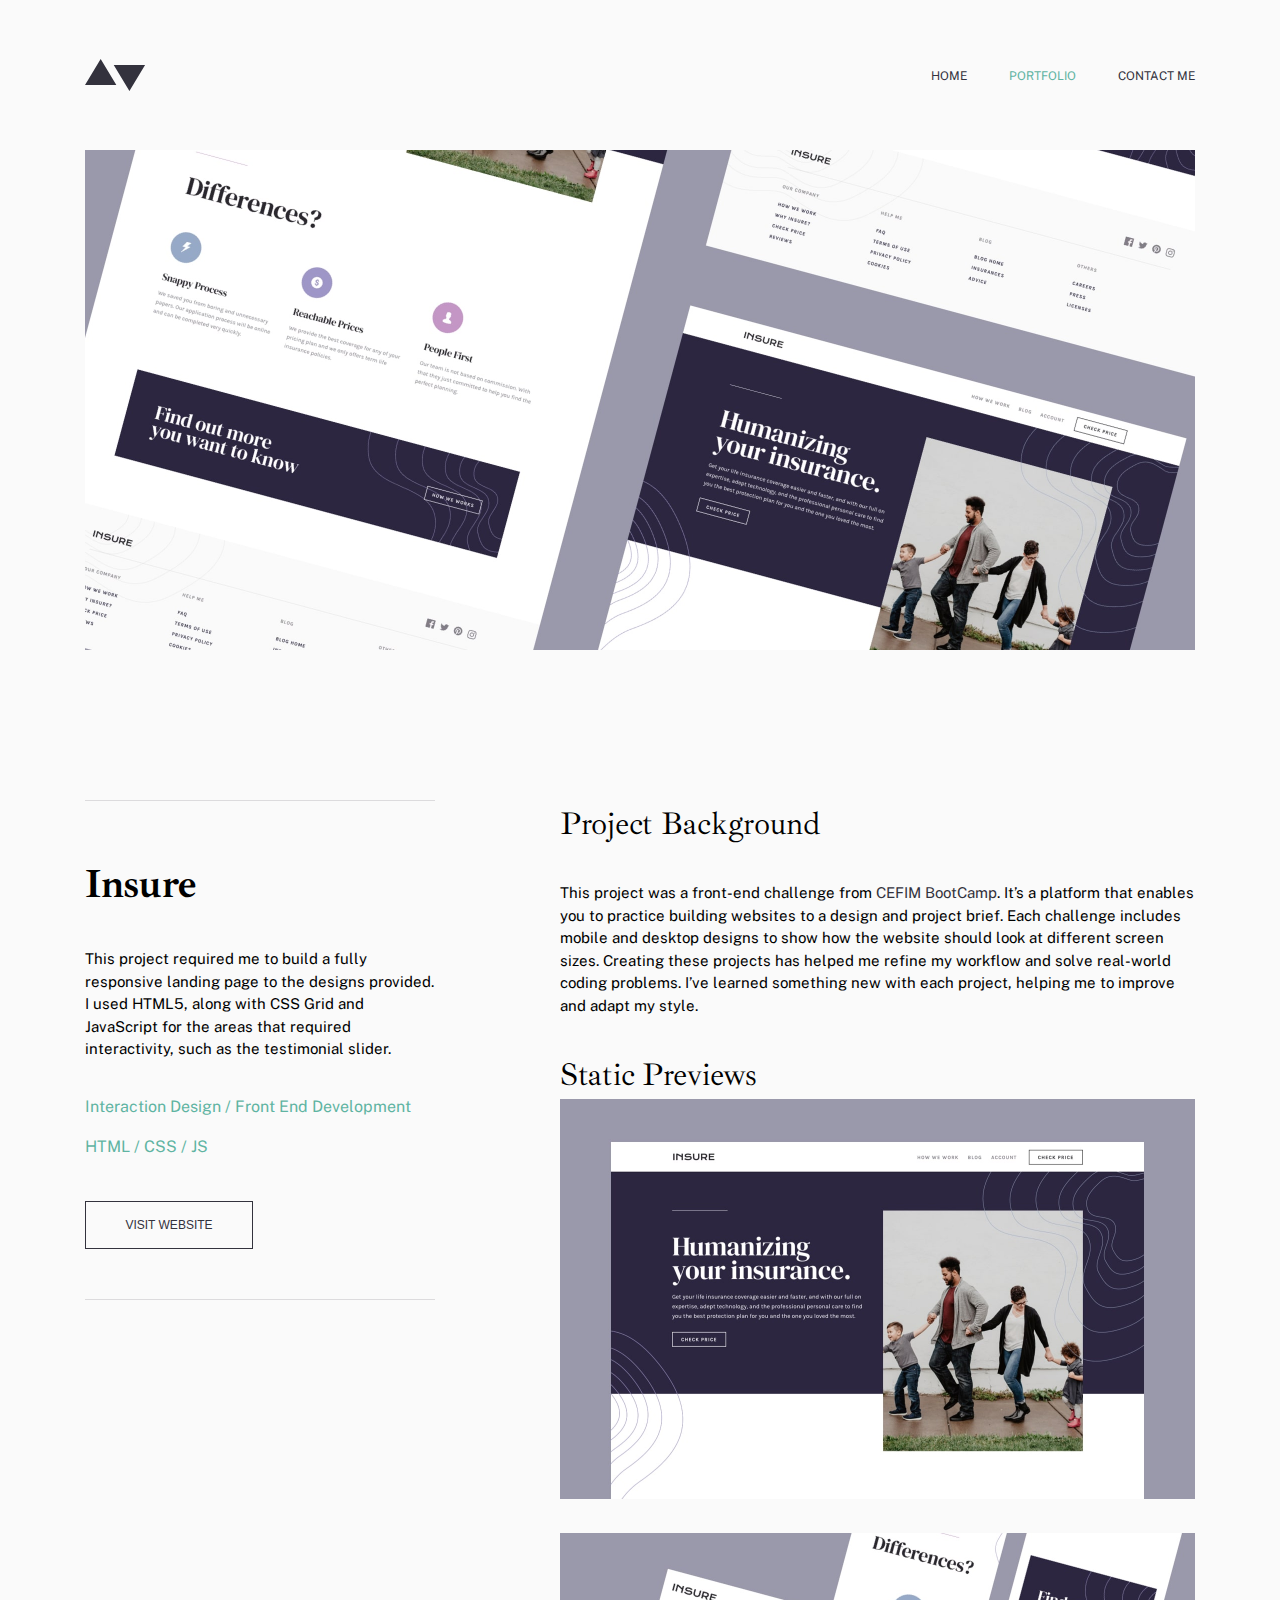
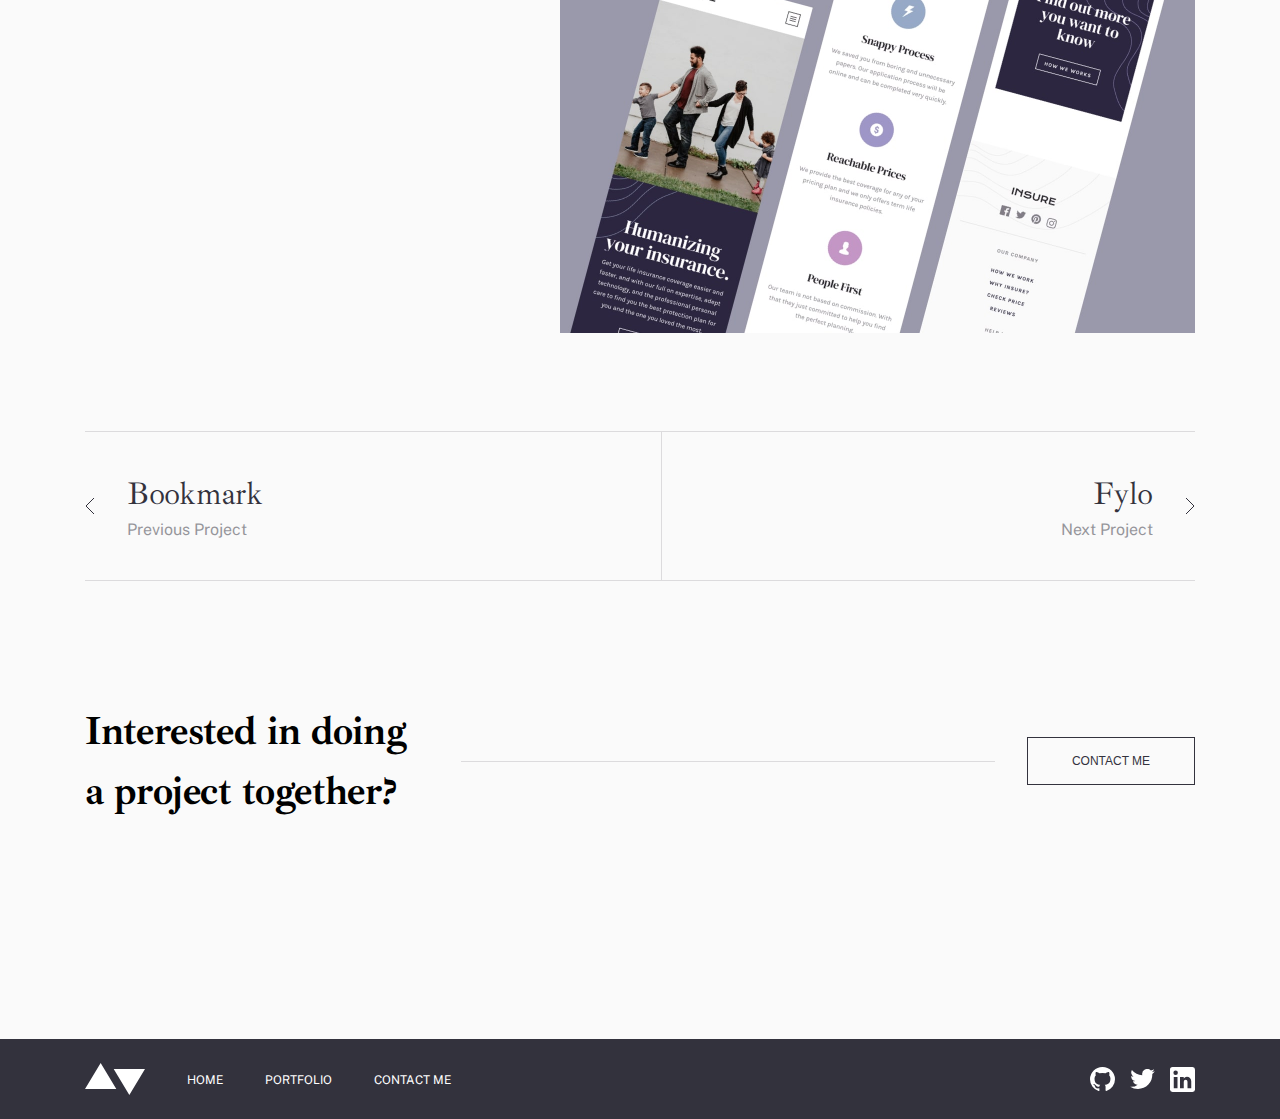
<file: project-insure.html>
<!DOCTYPE html>
<html lang="en">

<head>
    <meta charset="UTF-8">
    <meta http-equiv="X-UA-Compatible" content="IE=edge">
    <meta name="viewport" content="width=device-width, initial-scale=1.0">
    <title>Portfolio-Insure-page</title>
    <link rel="shortcut icon" type="image/x-icon" href="../img/logo-footer.svg" />
    <link rel="stylesheet" href="../css/base.css">
    <link rel="preconnect" href="https://fonts.gstatic.com">
    <link href="https://fonts.googleapis.com/css2?family=Ibarra+Real+Nova:wght@400;700&family=Public+Sans&display=swap"
        rel="stylesheet">
    <link rel="stylesheet" href="../css/style.css">
</head>

<body>
    <header>
        <div class="container">
            <div class="menu-content">
                <div class="logo">
                    <img src="../img/logo.svg" alt="logo">
                </div>
                <nav class="menu">
                    <button class="burger-menu" aria-expanded="false" aria-controls="menu" aria-label="Menu">
                        <span class="nav-bar"></span>
                        <span class="nav-bar"></span>
                        <span class="nav-bar"></span>
                    </button>
                    <ul class="menu-list">
                        <li class="list-item">
                            <a href="../index.html" class="list-link">
                                home</a>
                        </li>
                        <li class="list-item">
                            <a href="../portfolio.html" class="list-link current">
                                portfolio</a>
                        </li>
                        <li class="list-item">
                            <a href="../contact.html" class="list-link">
                                contact me</a>
                        </li>
                    </ul>
                </nav>
            </div>
        </div>
    </header>
    <main class="insure-main-page">
        <section class="hero container">
            <figure class="hero-picture">
                <picture>
                    <source media="(max-width: 480px)" srcset="/img/detail/mobile/image-insure-hero.jpg,
                    img/detail/mobile/image-insure-hero@2x.jpg 2x">
                    <source media="(max-width: 1024px)" srcset="img/detail/tablet/image-insure-hero.jpg,
                        img/detail/tablet/image-insure-hero@2x.jpg 2x">
                    <img src="img/detail/desktop/image-insure-hero.jpg" alt="insure project"
                        srcset="img/detail/desktop/image-insure-hero@2x.jpg">
                </picture>
            </figure>
        </section>
        <section class="section-project container">
            <div class="section-content">
                <h2 class="h2-like">Insure</h2>
                <p class="body2">This project required me to build a fully responsive landing page to the designs
                    provided. I used HTML5, along with CSS Grid and JavaScript for the areas that required
                    interactivity, such as the testimonial slider.</p>
                <p class="body1 cyan">Interaction Design / Front End Development</p>
                <p class="body1 cyan">HTML / CSS / JS</p>
                <a href="../portfolio.html" class="secondary-btn">VISIT WEBSITE</a>
            </div>
            <div class="section-content">
                <h3 class="h3-like">Project Background</h3>
                <p class="body2">This project was a front-end challenge from <a class="cefim"
                        href="https://campus.cefim.eu/">CEFIM BootCamp</a>. It’s a platform that enables you to practice
                    building websites to a design and project brief. Each challenge includes mobile and desktop designs
                    to show how the website should look at different screen sizes. Creating these projects has helped me
                    refine my workflow and solve real-world coding problems. I’ve learned something new with each
                    project, helping me to improve and adapt my style.</p>
                <h3 class="h3-like">Static Previews</h3>
                <figure>
                    <picture>
                        <source media="(max-width: 480px)" srcset="img/detail/mobile/image-insure-preview-1.jpg,
                        img/detail/mobile/image-insure-preview-1@2x.jpg 2x">
                        <source media="(max-width: 1024px)" srcset="img/detail/tablet/image-insure-preview-1.jpg,
                            img/detail/tablet/image-insure-preview-1@2x.jpg 2x">
                        <img src="/img/detail/desktop/image-insure-preview-1.jpg" alt="insure project"
                            srcset="img/detail/desktop/image-insure-preview-1@2x.jpg">
                    </picture>
                </figure>
                <figure>
                    <picture>
                        <source media="(max-width: 480px)" srcset="img/detail/mobile/image-insure-preview-2.jpg,
                        img/detail/mobile/image-insure-preview-2@2x.jpg 2x">
                        <source media="(max-width: 1024px)" srcset="img/detail/tablet/image-insure-preview-2.jpg,
                            img/detail/tablet/image-insure-preview-2@2x.jpg 2x">
                        <img src="/img/detail/desktop/image-insure-preview-2.jpg" alt="insure project"
                            srcset="img/detail/desktop/image-insure-preview-2@2x.jpg">
                    </picture>
                </figure>
            </div>
        </section>
        <section class="project-link container">
            <a href="/project-bookmark.html" class="link-content">
                <img src="/img/icons/arrow-left.svg" alt="flèche gauche">
                <div class="column">
                    <h3 class="h3-like">Bookmark</h3>
                    <p class="body1">Previous Project</p>
                </div>
            </a>
            <span></span>
            <a href="/project-fylo.html" class="link-content">
                <div class="column">
                    <h3 class="h3-like">Fylo</h3>
                    <p class="body1">Next Project</p>
                </div>
                <img src="/img/icons/arrow-right.svg" alt="flèche droite">
            </a>
        </section>
        <section class="project container">
            <h2 class="h2-like">Interested in doing a project together?</h2>
            <span></span>
            <a href="/contact.html" class="secondary-btn">contact me</a>
        </section>
    </main>
    <footer>
        <div class="container">
            <div class="menu-content">
                <nav class="menu menu-footer">
                    <img src="../img/logo-footer.svg" alt="logo-footer">
                    <ul class="menu-list">
                        <li class="list-item">
                            <a href="../index.html" class="list-link">
                                home</a>
                        </li>
                        <li class="list-item">
                            <a href="../portfolio.html" class="list-link">
                                portfolio</a>
                        </li>
                        <li class="list-item">
                            <a href="../contact.html" class="list-link">
                                contact me</a>
                        </li>
                    </ul>
                </nav>
                <address class="social-menu">
                    <ul class="social-list">
                        <li class="social-item"><a href="https://github.com/" class="social-link"></a></li>
                        <li class="social-item"><a href="https://twitter.com/?lang=fr" class="social-link"></a></li>
                        <li class="social-item"><a href="https://www.linkedin.com/" class="social-link"></a></li>
                    </ul>
                </address>
            </div>
        </div>
    </footer>
</body>
<script src="../js/nav.js"></script>

</html>
</file>
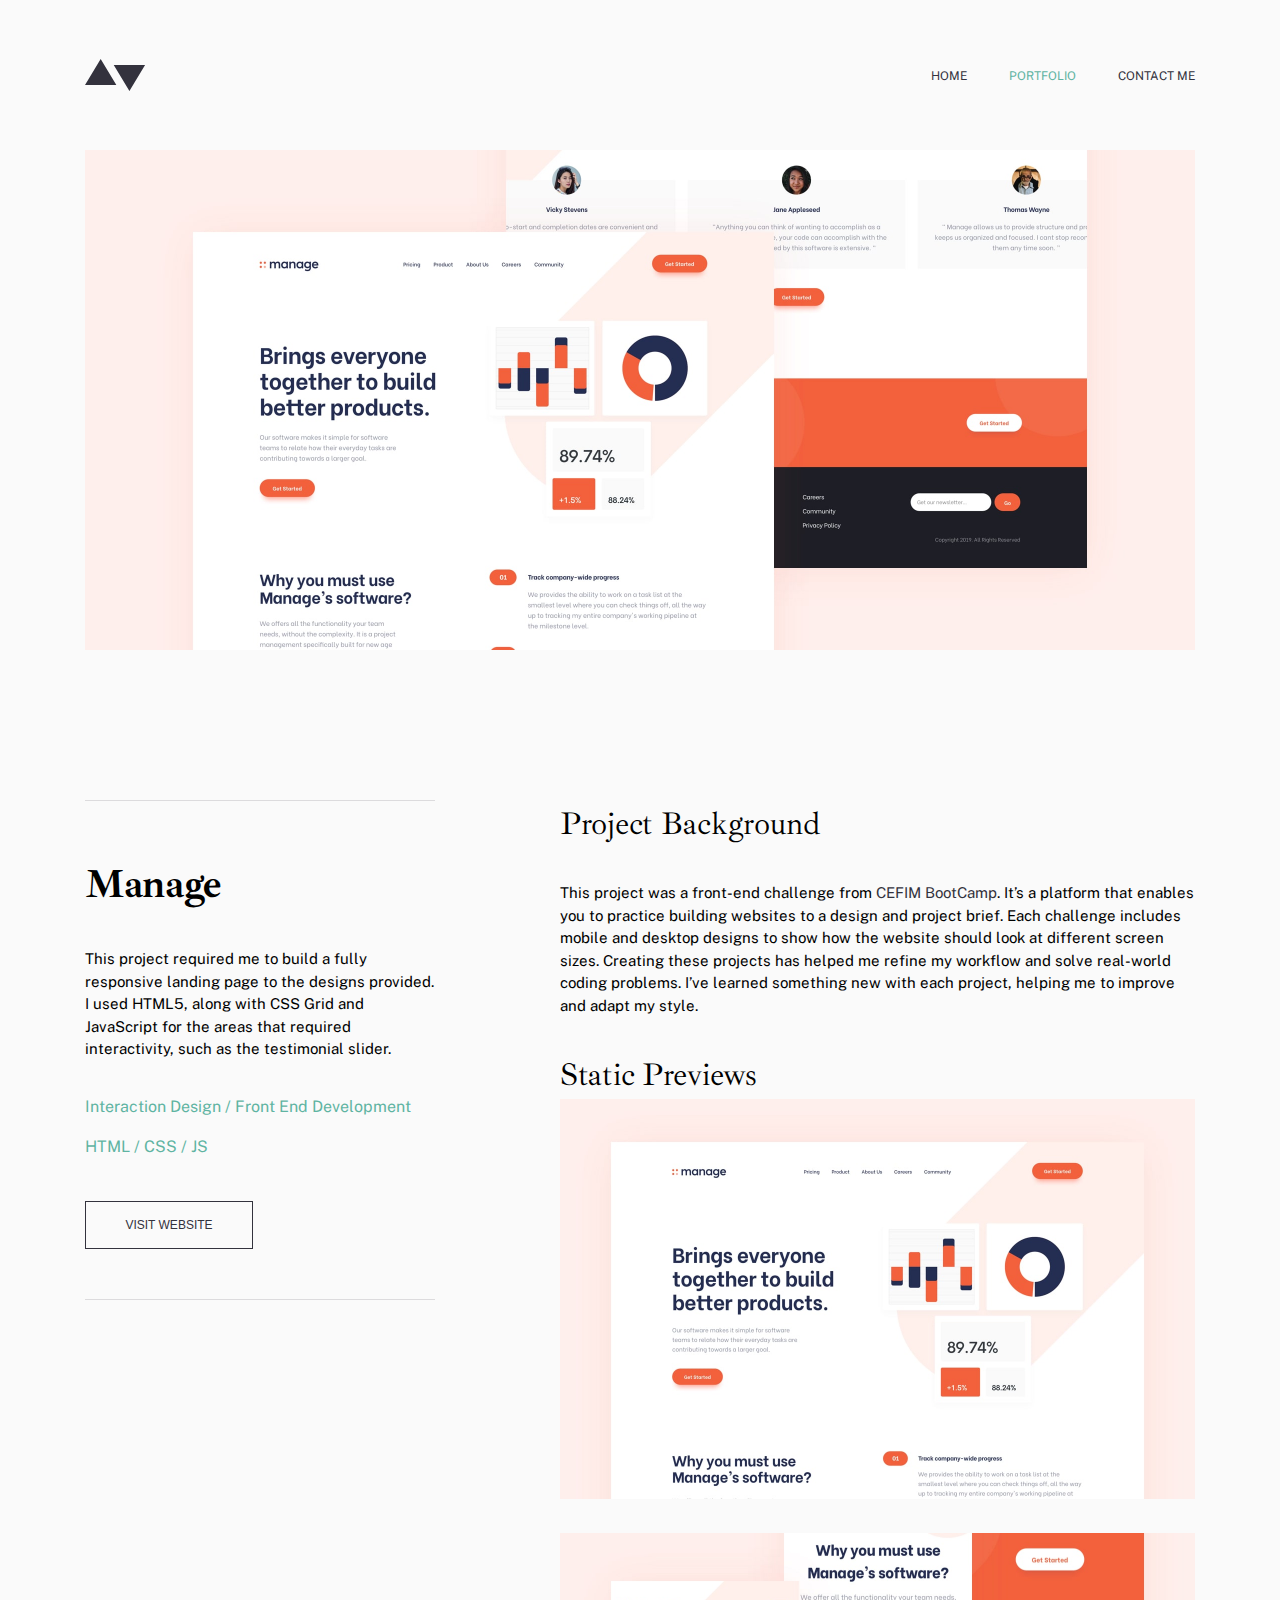
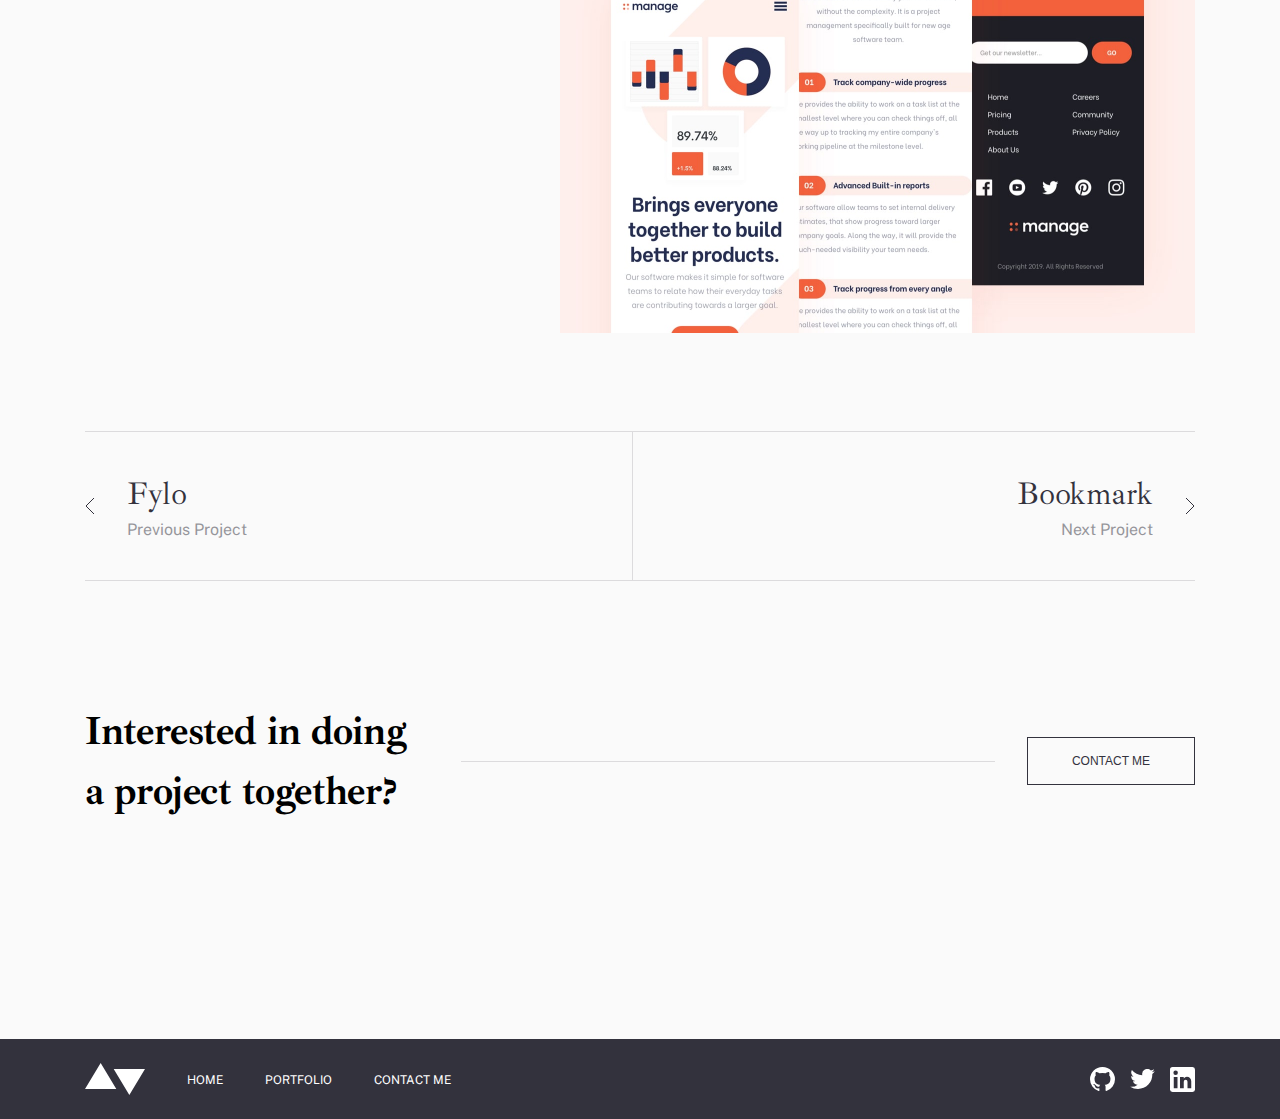
<file: project-manage.html>
<!DOCTYPE html>
<html lang="en">

<head>
    <meta charset="UTF-8">
    <meta http-equiv="X-UA-Compatible" content="IE=edge">
    <meta name="viewport" content="width=device-width, initial-scale=1.0">
    <title>Portfolio-Manage-page</title>
    <link rel="shortcut icon" type="image/x-icon" href="../img/logo-footer.svg" />
    <link rel="stylesheet" href="../css/base.css">
    <link rel="preconnect" href="https://fonts.gstatic.com">
    <link href="https://fonts.googleapis.com/css2?family=Ibarra+Real+Nova:wght@400;700&family=Public+Sans&display=swap"
        rel="stylesheet">
    <link rel="stylesheet" href="../css/style.css">
</head>

<body>
    <header>
        <div class="container">
            <div class="menu-content">
                <div class="logo">
                    <img src="../img/logo.svg" alt="logo">
                </div>
                <nav class="menu">
                    <button class="burger-menu" aria-expanded="false" aria-controls="menu" aria-label="Menu">
                        <span class="nav-bar"></span>
                        <span class="nav-bar"></span>
                        <span class="nav-bar"></span>
                    </button>
                    <ul class="menu-list">
                        <li class="list-item">
                            <a href="../index.html" class="list-link">
                                home</a>
                        </li>
                        <li class="list-item">
                            <a href="../portfolio.html" class="list-link current">
                                portfolio</a>
                        </li>
                        <li class="list-item">
                            <a href="../contact.html" class="list-link">
                                contact me</a>
                        </li>
                    </ul>
                </nav>
            </div>
        </div>
    </header>
    <main class="manage-main-page">
        <section class="hero container">
            <figure class="hero-picture">
                <picture>
                    <source media="(max-width: 480px)" srcset="img/detail/mobile/image-manage-hero.jpg,
                    img/detail/mobile/image-manage-hero@2x.jpg 2x">
                    <source media="(max-width: 1024px)" srcset="img/detail/tablet/image-manage-hero.jpg,
                        img/detail/tablet/image-manage-hero@2x.jpg 2x">
                    <img src="img/detail/desktop/image-manage-hero.jpg" alt="manage project"
                        srcset="img/detail/desktop/image-manage-hero@2x.jpg">
                </picture>
            </figure>
        </section>
        <section class="section-project container">
            <div class="section-content">
                <h2 class="h2-like">Manage</h2>
                <p class="body2">This project required me to build a fully responsive landing page to the designs
                    provided. I used HTML5, along with CSS Grid and JavaScript for the areas that required
                    interactivity, such as the testimonial slider.</p>
                <p class="body1 cyan">Interaction Design / Front End Development</p>
                <p class="body1 cyan">HTML / CSS / JS</p>
                <a href="../portfolio.html" class="secondary-btn">VISIT WEBSITE</a>
            </div>
            <div class="section-content">
                <h3 class="h3-like">Project Background</h3>
                <p class="body2">This project was a front-end challenge from <a class="cefim"
                        href="https://campus.cefim.eu/">CEFIM BootCamp</a>. It’s a platform that enables you to practice
                    building websites to a design and project brief. Each challenge includes mobile and desktop designs
                    to show how the website should look at different screen sizes. Creating these projects has helped me
                    refine my workflow and solve real-world coding problems. I’ve learned something new with each
                    project, helping me to improve and adapt my style.</p>
                <h3 class="h3-like">Static Previews</h3>
                <figure>
                    <picture>
                        <source media="(max-width: 480px)" srcset="img/detail/mobile/image-manage-preview-1.jpg,
                        img/detail/mobile/image-manage-preview-1@2x.jpg 2x">
                        <source media="(max-width: 1024px)" srcset="img/detail/tablet/image-manage-preview-1.jpg,
                            img/detail/tablet/image-manage-preview-1@2x.jpg 2x">
                        <img src="img/detail/desktop/image-manage-preview-1.jpg" alt="manage project"
                            srcset="img/detail/desktop/image-manage-preview-1@2x.jpg">
                    </picture>
                </figure>
                <figure>
                    <picture>
                        <source media="(max-width: 480px)" srcset="img/detail/mobile/image-manage-preview-2.jpg,
                        img/detail/mobile/image-manage-preview-2@2x.jpg 2x">
                        <source media="(max-width: 1024px)" srcset="img/detail/tablet/image-manage-preview-2.jpg,
                            img/detail/tablet/image-manage-preview-2@2x.jpg 2x">
                        <img src="img/detail/desktop/image-manage-preview-2.jpg" alt="manage project"
                            srcset="img/detail/desktop/image-manage-preview-2@2x.jpg">
                    </picture>
                </figure>
            </div>
        </section>
        <section class="project-link container">
            <a href="/project-fylo.html" class="link-content">
                <img src="/img/icons/arrow-left.svg" alt="flèche gauche">
                <div class="column">
                    <h3 class="h3-like">Fylo</h3>
                    <p class="body1">Previous Project</p>
                </div>
            </a>
            <span></span>
            <a href="/project-bookmark.html" class="link-content">
                <div class="column">
                    <h3 class="h3-like">Bookmark</h3>
                    <p class="body1">Next Project</p>
                </div>
                <img src="/img/icons/arrow-right.svg" alt="flèche droite">
            </a>
        </section>
        <section class="project container">
            <h2 class="h2-like">Interested in doing a project together?</h2>
            <span></span>
            <a href="/contact.html" class="secondary-btn">contact me</a>
        </section>
    </main>
    <footer>
        <div class="container">
            <div class="menu-content">
                <nav class="menu menu-footer">
                    <img src="../img/logo-footer.svg" alt="logo-footer">
                    <ul class="menu-list">
                        <li class="list-item">
                            <a href="../index.html" class="list-link">
                                home</a>
                        </li>
                        <li class="list-item">
                            <a href="../portfolio.html" class="list-link">
                                portfolio</a>
                        </li>
                        <li class="list-item">
                            <a href="../contact.html" class="list-link">
                                contact me</a>
                        </li>
                    </ul>
                </nav>
                <address class="social-menu">
                    <ul class="social-list">
                        <li class="social-item"><a href="https://github.com/" class="social-link"></a></li>
                        <li class="social-item"><a href="https://twitter.com/?lang=fr" class="social-link"></a></li>
                        <li class="social-item"><a href="https://www.linkedin.com/" class="social-link"></a></li>
                    </ul>
                </address>
            </div>
        </div>
    </footer>
</body>
<script src="../js/nav.js"></script>

</html>
</file>
<file: css/base.css>
html {
    font-size: .625em; /* fallback IE8+ */
    font-size: calc(1em * .625); /* IE9-IE11 math fixing. See http://bit.ly/1g4X0bX */
    scroll-behavior: smooth;
}

/* Box sizing rules */
*,
*::before,
*::after {
  box-sizing: border-box;
}

/* Remove focus for mouse users */
:focus:not(:focus-visible) {
  outline: none;
}

/* Set core body defaults */
body {
  min-height: 100vh;
  text-rendering: optimizeSpeed;
}

/* Remove default margin */
body,
h1,
h2,
h3,
h4,
p,
ul[class],
ol[class],
li,
figure,
figcaption,
blockquote,
dl,
dd {
  margin: 0;
}

/* Remove default padding */
ul[class],
ol[class] {
  padding: 0;
}

/* Remove list styles on ul, ol elements with a class attribute */
ul[class],
ol[class] {
  list-style: none;
}

/* A elements that don't have a class get default styles */
a:not([class]) {
  text-decoration-skip-ink: auto;
  text-decoration: none;
  color: initial;
}

/* Make medias easier to work with */
img,
video,
audio {
  max-width: 100%;
  display: block;
  height: auto;
}

/* Inherit fonts for inputs and buttons */
input,
button,
textarea,
select {
  font: inherit;
}

/* Set cursor pointer */
label[for],
button,
input[type="submit"],
select {
  cursor: pointer;
}

/* Remove font style on address */
address {
  font-style: normal;
}

/* Remove all animations and transitions for people that prefer not to see them */
@media (prefers-reduced-motion: reduce) {
  * {
    animation-duration: 0.01ms !important;
    animation-iteration-count: 1 !important;
    transition-duration: 0.01ms !important;
    scroll-behavior: auto !important;
  }
}

/* Text meant only for screen readers. */
.screen-reader-text {
  clip: rect(1px, 1px, 1px, 1px);
  height: 1px;
  overflow: hidden;
  width: 1px;
  position: absolute;
  white-space: nowrap;
}

/* Image replacement technique 2012 H5BP  - https://css-tricks.com/the-image-replacement-museum/ */

.ir {
  font: 0/0 a;
  color: transparent;
  border: 0;
  text-shadow: none;
}

/* Phone links active only under 36em (576px) */
a[href^="tel"] {
  white-space: nowrap;
  pointer-events: none;
  text-decoration: none;
  color: inherit;
}

@media (max-width: 36em) {
  a[href^="tel"] {
    pointer-events: auto;
    text-decoration: underline;
  }
}

/* Print external URLs */
@media print {
  a {
    text-decoration: underline;
  }

  a[href]:not([href^='#'])::after {
    content: '('attr(href)')';
  }
}

/* WARNING - Choose whether to keep or not
Natural flow and rhythm in articles by default */
article > * + * {
	margin-top: 1em;
}

/* Sets your defaults */

body {
	font-family: sans-serif;
	font-size: 1.6rem; /* Base : équivalent 16px */
	line-height: 1.5;
  }

/* Set text selection */

::selection {
	color: #000;
	background-color: #fd0;
}
</file>
<file: css/style.css>
body {
  font-size: 16px;
  background-color: #FAFAFA;
}

.container {
  display: flex;
  flex-direction: row;
  justify-content: space-between;
  width: 69.375em;
  height: 100%;
  margin: 0 auto;
}

header {
  height: 9.375em;
}

.menu-content {
  display: flex;
  flex-direction: row;
  justify-content: space-between;
  align-items: center;
  width: 100%;
}

.menu {
  display: flex;
  flex-direction: row;
  justify-content: space-between;
  align-items: center;
}
.menu .burger-menu {
  display: none;
}
.menu .menu-list {
  display: flex;
  flex-direction: row;
  justify-content: space-between;
  align-items: center;
  position: static;
  transform: none;
}
.menu .menu-list .list-item {
  margin-left: 2.625em;
  text-transform: uppercase;
}
.menu .menu-list .list-item .list-link {
  color: #33323D;
  font-size: 0.75em;
  font-family: "Public Sans", sans-serif;
  text-decoration: none;
}
.menu .menu-list .list-item .list-link:hover, .menu .menu-list .list-item .list-link:focus, .menu .menu-list .list-item .list-link:target {
  color: #5FB4A2;
}
.menu .menu-list .list-item .current {
  color: #5FB4A2;
}

main {
  display: flex;
  flex-direction: column;
}
main .hero {
  margin-bottom: 9.375em;
}
main .hero .hero-picture {
  position: relative;
}
main .hero .hero-content {
  width: 27.8125em;
  background-color: #FAFAFA;
  position: absolute;
  bottom: 0;
}
main .hero .hero-content .h1-like {
  font-family: "Ibarra Real Nova", serif;
  font-size: 3.125em;
  font-weight: 700;
  letter-spacing: -0.45px;
  line-height: 50px;
  margin-top: 58px;
  margin-bottom: 38px;
}
main .hero .hero-content .primary-btn {
  font-family: "Public Sans", sans-serif;
  display: inline-flex;
  justify-content: center;
  align-items: center;
  width: 200px;
  height: 48px;
  font-size: 0.75em;
  padding: 16px 0px 16px 40px;
  color: white;
  text-align: center;
  background-color: #203A4C;
  position: relative;
  text-decoration: none;
  text-transform: uppercase;
}
main .hero .hero-content .primary-btn::before {
  content: url(/img/icons/down-arrows.svg);
  background-color: rgba(0, 0, 0, 0.1);
  position: absolute;
  left: 0;
  display: block;
  width: 48px;
  height: 48px;
  padding: 16px;
}
main .hero .hero-content .primary-btn:hover {
  transition: 0.3s ease-in-out;
  background-color: #5FB4A2;
}
main .hero .hero-content .primary-btn:hover::before {
  content: url(/img/icons/down-arrows-white.svg);
}
main .hero .hero-content .primary-btn:disabled {
  background-color: #D7D7D7;
  transition: 0.3s ease-in-out;
}
main .hero .hero-content .primary-btn:disabled::before {
  content: url(/img/icons/down-arrows-white.svg);
}
main .about {
  margin-bottom: 9.625em;
  justify-content: space-between;
}
main .about figure {
  width: 33.75em;
}
main .about .section-content {
  border-top: 1px solid rgba(51, 50, 61, 0.15);
  border-bottom: 1px solid rgba(51, 50, 61, 0.15);
  width: 21.875em;
  display: flex;
  flex-direction: column;
  justify-content: left;
}
main .about .section-content .h2-like {
  font-family: "Ibarra Real Nova", serif;
  font-size: 2.5em;
  font-weight: 700;
  letter-spacing: -0.36px;
  margin-top: 55px;
  margin-bottom: 22px;
}
main .about .section-content .body1 {
  font-family: "Public Sans", sans-serif;
  font-weight: 400;
  font-size: 1em;
  letter-spacing: 0;
  text-decoration: none;
  margin-bottom: 18px;
}
main .about .section-content .secondary-btn {
  display: inline-flex;
  min-width: 168px;
  max-width: 168px;
  height: 48px;
  font-size: 0.75em;
  color: #33323D;
  text-align: center;
  justify-content: center;
  align-items: center;
  text-transform: uppercase;
  border: 1px solid #33323D;
  text-decoration: none;
  margin-bottom: 47px;
}
main .about .section-content .secondary-btn:hover {
  background-color: #33323D;
  color: white;
  transition: 0.3s ease-in-out;
}
main .about .section-content .secondary-btn:disabled {
  color: #D7D7D7;
  border-color: #D7D7D7;
  transition: 0.3s ease-in-out;
}
main .project {
  align-items: center;
  margin-bottom: 8.625em;
}
main .project .h2-like {
  font-family: "Ibarra Real Nova", serif;
  font-size: 2.5em;
  font-weight: 700;
  letter-spacing: -0.36px;
  max-width: 27.875em;
}
main .project span {
  min-width: 33.375em;
  border-top: 1px solid rgba(51, 50, 61, 0.15);
  margin: 0 2em;
}
main .project .secondary-btn {
  display: inline-flex;
  min-width: 168px;
  max-width: 168px;
  height: 48px;
  font-size: 0.75em;
  color: #33323D;
  text-align: center;
  justify-content: center;
  align-items: center;
  text-transform: uppercase;
  border: 1px solid #33323D;
  text-decoration: none;
}
main .project .secondary-btn:hover {
  background-color: #33323D;
  color: white;
  transition: 0.3s ease-in-out;
}
main .project .secondary-btn:disabled {
  color: #D7D7D7;
  border-color: #D7D7D7;
  transition: 0.3s ease-in-out;
}

.portfolio-main section {
  margin-bottom: 80px;
  justify-content: space-between;
}
.portfolio-main section .section-content {
  border-top: 1px solid rgba(51, 50, 61, 0.15);
  border-bottom: 1px solid rgba(51, 50, 61, 0.15);
  width: 21.875em;
  display: flex;
  flex-direction: column;
  justify-content: left;
}
.portfolio-main section .section-content .h2-like {
  font-family: "Ibarra Real Nova", serif;
  font-size: 2.5em;
  font-weight: 700;
  letter-spacing: -0.36px;
  margin-top: 55px;
  margin-bottom: 22px;
}
.portfolio-main section .section-content .body1 {
  font-family: "Public Sans", sans-serif;
  font-weight: 400;
  font-size: 1em;
  letter-spacing: 0;
  text-decoration: none;
  margin-bottom: 18px;
}
.portfolio-main section .section-content .secondary-btn {
  display: inline-flex;
  min-width: 168px;
  max-width: 168px;
  height: 48px;
  font-size: 0.75em;
  color: #33323D;
  text-align: center;
  justify-content: center;
  align-items: center;
  text-transform: uppercase;
  border: 1px solid #33323D;
  text-decoration: none;
  margin-bottom: 47px;
}
.portfolio-main section .section-content .secondary-btn:hover {
  background-color: #33323D;
  color: white;
  transition: 0.3s ease-in-out;
}
.portfolio-main section .section-content .secondary-btn:disabled {
  color: #D7D7D7;
  border-color: #D7D7D7;
  transition: 0.3s ease-in-out;
}
.portfolio-main section figure {
  width: 540px;
  height: 500px;
}
.portfolio-main .bookmark, .portfolio-main .fylo {
  flex-direction: row-reverse;
}
.portfolio-main .project {
  align-items: center;
  margin-bottom: 8.625em;
}
.portfolio-main .project .h2-like {
  font-family: "Ibarra Real Nova", serif;
  font-size: 2.5em;
  font-weight: 700;
  letter-spacing: -0.36px;
  max-width: 27.875em;
}
.portfolio-main .project span {
  min-width: 33.375em;
  border-top: 1px solid rgba(51, 50, 61, 0.15);
  margin: 0 2em;
}
.portfolio-main .project .secondary-btn {
  display: inline-flex;
  min-width: 168px;
  max-width: 168px;
  height: 48px;
  font-size: 0.75em;
  color: #33323D;
  text-align: center;
  justify-content: center;
  align-items: center;
  text-transform: uppercase;
  border: 1px solid #33323D;
  text-decoration: none;
}
.portfolio-main .project .secondary-btn:hover {
  background-color: #33323D;
  color: white;
  transition: 0.3s ease-in-out;
}
.portfolio-main .project .secondary-btn:disabled {
  color: #D7D7D7;
  border-color: #D7D7D7;
  transition: 0.3s ease-in-out;
}

.contact-main section {
  justify-content: space-between;
  margin-bottom: 5em;
  border-top: 1px solid rgba(51, 50, 61, 0.15);
  padding-top: 3.375em;
}
.contact-main section .h2-like {
  font-family: "Ibarra Real Nova", serif;
  font-size: 2.5em;
  font-weight: 700;
  letter-spacing: -0.36px;
}
.contact-main section .section-content {
  width: 39.0625em;
  display: flex;
  flex-direction: column;
  justify-content: left;
}
.contact-main section .section-content .body1 {
  font-family: "Public Sans", sans-serif;
  font-weight: 400;
  font-size: 1em;
  letter-spacing: 0;
  text-decoration: none;
  margin-bottom: 18px;
}
.contact-main section .social-menu .social-list {
  display: flex;
  flex-direction: row;
  justify-content: space-between;
  align-items: center;
  justify-content: left;
}
.contact-main section .social-menu .social-list .social-item:first-child .social-link {
  background-image: url(../img/icons/github.svg);
}
.contact-main section .social-menu .social-list .social-item:nth-child(2) {
  margin: 0 15px;
}
.contact-main section .social-menu .social-list .social-item:nth-child(2) .social-link {
  background-image: url(../img/icons/twitter.svg);
}
.contact-main section .social-menu .social-list .social-item:last-child .social-link {
  background-image: url(../img/icons/linkedin.svg);
}
.contact-main section .social-menu .social-list .social-item .social-link {
  background-position: center;
  background-repeat: no-repeat;
  background-size: contain;
  display: block;
  min-width: 25px;
  height: 25px;
}
.contact-main section label {
  font-family: "Public Sans", sans-serif;
  font-weight: 700;
  text-align: left;
  letter-spacing: 0px;
  color: #33323D;
  opacity: 0.8;
  font-size: 0.8125em;
  margin-bottom: 15px;
}
.contact-main section input {
  background-color: #33323d1a;
  font-family: "Public Sans", sans-serif;
  text-align: left;
  letter-spacing: 0px;
  color: #33323D;
  font-size: 0.8125em;
  position: relative;
  padding-left: 16px;
  padding-top: 17px;
  padding-bottom: 17px;
  resize: none;
  border: 1px solid #ECECED;
}
.contact-main section input::-moz-placeholder {
  opacity: 0.4;
}
.contact-main section input:-ms-input-placeholder {
  opacity: 0.4;
}
.contact-main section input::placeholder {
  opacity: 0.4;
}
.contact-main section input:hover {
  transition: 0.3s ease-in-out;
  background: #ECECED 0% 0% no-repeat padding-box;
  border: 1px solid #5FB4A2;
  opacity: 1;
}
.contact-main section input:hover::-moz-placeholder {
  opacity: 1;
}
.contact-main section input:hover:-ms-input-placeholder {
  opacity: 1;
}
.contact-main section input:hover::placeholder {
  opacity: 1;
}
.contact-main section textarea {
  background-color: #33323d1a;
  font-family: "Public Sans", sans-serif;
  text-align: left;
  letter-spacing: 0px;
  color: #33323D;
  font-size: 0.8125em;
  position: relative;
  padding-left: 16px;
  padding-top: 17px;
  padding-bottom: 17px;
  resize: none;
  border: 1px solid #ECECED;
}
.contact-main section textarea::-moz-placeholder {
  opacity: 0.4;
}
.contact-main section textarea:-ms-input-placeholder {
  opacity: 0.4;
}
.contact-main section textarea::placeholder {
  opacity: 0.4;
}
.contact-main section textarea:hover {
  transition: 0.3s ease-in-out;
  background: #ECECED 0% 0% no-repeat padding-box;
  border: 1px solid #5FB4A2;
  opacity: 1;
}
.contact-main section textarea:hover::-moz-placeholder {
  opacity: 1;
}
.contact-main section textarea:hover:-ms-input-placeholder {
  opacity: 1;
}
.contact-main section textarea:hover::placeholder {
  opacity: 1;
}
.contact-main section .submit-btn {
  font-family: "Public Sans", sans-serif;
  display: inline-flex;
  justify-content: center;
  align-items: center;
  width: 200px;
  height: 48px;
  font-size: 0.75em;
  padding: 16px 0px 16px 40px;
  color: white;
  text-align: center;
  background-color: #203A4C;
  position: relative;
  text-decoration: none;
  text-transform: uppercase;
  padding: 0;
  font-weight: 400;
  opacity: 1;
  margin-bottom: 0;
  margin-top: 24px;
  border: none;
  margin-top: 0;
  margin-bottom: 24px;
}
.contact-main section .submit-btn::before {
  content: url(/img/icons/down-arrows.svg);
  background-color: rgba(0, 0, 0, 0.1);
  position: absolute;
  left: 0;
  display: block;
  width: 48px;
  height: 48px;
  padding: 16px;
}
.contact-main section .submit-btn:hover {
  transition: 0.3s ease-in-out;
  background-color: #5FB4A2;
}
.contact-main section .submit-btn:hover::before {
  content: url(/img/icons/down-arrows-white.svg);
}
.contact-main section .submit-btn:disabled {
  background-color: #D7D7D7;
  transition: 0.3s ease-in-out;
}
.contact-main section .submit-btn:disabled::before {
  content: url(/img/icons/down-arrows-white.svg);
}
.contact-main section .status {
  font-family: "Public Sans", sans-serif;
  color: #F43030;
  font-weight: 700;
  font-style: italic;
  text-align: left;
  font-size: 0.625em;
  margin-bottom: 32px;
}
.contact-main section .invalid-input {
  background: #ECECED 0% 0% no-repeat padding-box;
  border: 1px solid #F43030;
  opacity: 1;
}
.contact-main section .body1 {
  font-family: "Public Sans", sans-serif;
  font-weight: 400;
  font-size: 1em;
  letter-spacing: 0;
  text-decoration: none;
}

.manage-main-page {
  justify-content: space-between;
  margin-bottom: 5em;
}
.manage-main-page .section-content {
  display: flex;
  flex-direction: column;
  justify-content: left;
}
.manage-main-page .section-content:first-child {
  min-width: 21.875em;
  max-height: 31.25em;
  margin-right: 7.8125em;
  border-top: 1px solid rgba(51, 50, 61, 0.15);
  border-bottom: 1px solid rgba(51, 50, 61, 0.15);
}
.manage-main-page .section-content:not(:first-child) figure {
  margin-bottom: 34px;
}
.manage-main-page .section-content .h2-like {
  font-family: "Ibarra Real Nova", serif;
  font-size: 2.5em;
  font-weight: 700;
  letter-spacing: -0.36px;
  margin-top: 53px;
}
.manage-main-page .section-content .h3-like {
  font-family: "Ibarra Real Nova", serif;
  font-size: 2em;
  font-weight: 400;
  letter-spacing: -0.29px;
  text-decoration: none;
}
.manage-main-page .section-content .body2 {
  font-family: "Public Sans", sans-serif;
  font-weight: 400;
  font-size: 0.9375em;
  letter-spacing: 0;
  margin: 34px 0;
}
.manage-main-page .section-content .body2 .cefim {
  text-decoration: none;
  color: #33323D;
}
.manage-main-page .section-content .body2 .cefim:hover {
  transition: 0.3s ease-in-out;
  border-bottom: 1px solid #33323D;
}
.manage-main-page .section-content .body1 {
  font-family: "Public Sans", sans-serif;
  font-weight: 400;
  font-size: 1em;
  letter-spacing: 0;
  text-decoration: none;
  color: #5FB4A2;
  margin-bottom: 16px;
}
.manage-main-page .section-content .secondary-btn {
  display: inline-flex;
  min-width: 168px;
  max-width: 168px;
  height: 48px;
  font-size: 0.75em;
  color: #33323D;
  text-align: center;
  justify-content: center;
  align-items: center;
  text-transform: uppercase;
  border: 1px solid #33323D;
  text-decoration: none;
  margin-bottom: 49px;
  margin-top: 26px;
}
.manage-main-page .section-content .secondary-btn:hover {
  background-color: #33323D;
  color: white;
  transition: 0.3s ease-in-out;
}
.manage-main-page .section-content .secondary-btn:disabled {
  color: #D7D7D7;
  border-color: #D7D7D7;
  transition: 0.3s ease-in-out;
}
.manage-main-page .project-link {
  border-top: 1px solid rgba(51, 50, 61, 0.15);
  border-bottom: 1px solid rgba(51, 50, 61, 0.15);
  margin-top: 4em;
}
.manage-main-page .project-link .link-content {
  display: flex;
  flex-direction: row;
  align-items: center;
  text-decoration: none;
  padding: 2.375em 0;
}
.manage-main-page .project-link .link-content:hover {
  transition: 0.3s ease-in-out;
}
.manage-main-page .project-link .link-content:hover .column .h3-like, .manage-main-page .project-link .link-content:hover .column .body1 {
  color: #5FB4A2;
}
.manage-main-page .project-link .link-content img {
  margin-right: 2em;
}
.manage-main-page .project-link .link-content:last-child {
  text-align: right;
}
.manage-main-page .project-link .link-content:last-child img {
  margin-right: 0;
  margin-left: 2em;
}
.manage-main-page .project-link .link-content .column {
  display: flex;
  flex-direction: column;
}
.manage-main-page .project-link .link-content .column .h3-like {
  font-family: "Ibarra Real Nova", serif;
  font-size: 2em;
  font-weight: 400;
  letter-spacing: -0.29px;
  text-decoration: none;
  color: #33323D;
}
.manage-main-page .project-link .link-content .column .body1 {
  font-family: "Public Sans", sans-serif;
  font-weight: 400;
  font-size: 1em;
  letter-spacing: 0;
  text-decoration: none;
  font-size: 16px;
  opacity: 0.5;
  color: #33323D;
}
.manage-main-page .project-link span {
  min-height: 100%;
  border-right: 1px solid rgba(51, 50, 61, 0.15);
  margin: 0 auto;
}
.manage-main-page .project {
  align-items: center;
  margin-bottom: 8.625em;
  margin-top: 7.5em;
}
.manage-main-page .project .h2-like {
  font-family: "Ibarra Real Nova", serif;
  font-size: 2.5em;
  font-weight: 700;
  letter-spacing: -0.36px;
  max-width: 27.875em;
}
.manage-main-page .project span {
  min-width: 33.375em;
  border-top: 1px solid rgba(51, 50, 61, 0.15);
  margin: 0 2em;
}
.manage-main-page .project .secondary-btn {
  display: inline-flex;
  min-width: 168px;
  max-width: 168px;
  height: 48px;
  font-size: 0.75em;
  color: #33323D;
  text-align: center;
  justify-content: center;
  align-items: center;
  text-transform: uppercase;
  border: 1px solid #33323D;
  text-decoration: none;
}
.manage-main-page .project .secondary-btn:hover {
  background-color: #33323D;
  color: white;
  transition: 0.3s ease-in-out;
}
.manage-main-page .project .secondary-btn:disabled {
  color: #D7D7D7;
  border-color: #D7D7D7;
  transition: 0.3s ease-in-out;
}

.bookmark-main-page {
  justify-content: space-between;
  margin-bottom: 5em;
}
.bookmark-main-page .section-content {
  display: flex;
  flex-direction: column;
  justify-content: left;
}
.bookmark-main-page .section-content:first-child {
  min-width: 21.875em;
  max-height: 31.25em;
  margin-right: 7.8125em;
  border-top: 1px solid rgba(51, 50, 61, 0.15);
  border-bottom: 1px solid rgba(51, 50, 61, 0.15);
}
.bookmark-main-page .section-content:not(:first-child) figure {
  margin-bottom: 34px;
}
.bookmark-main-page .section-content .h2-like {
  font-family: "Ibarra Real Nova", serif;
  font-size: 2.5em;
  font-weight: 700;
  letter-spacing: -0.36px;
  margin-top: 53px;
}
.bookmark-main-page .section-content .h3-like {
  font-family: "Ibarra Real Nova", serif;
  font-size: 2em;
  font-weight: 400;
  letter-spacing: -0.29px;
  text-decoration: none;
}
.bookmark-main-page .section-content .body2 {
  font-family: "Public Sans", sans-serif;
  font-weight: 400;
  font-size: 0.9375em;
  letter-spacing: 0;
  margin: 34px 0;
}
.bookmark-main-page .section-content .body2 .cefim {
  text-decoration: none;
  color: #33323D;
}
.bookmark-main-page .section-content .body2 .cefim:hover {
  transition: 0.3s ease-in-out;
  border-bottom: 1px solid #33323D;
}
.bookmark-main-page .section-content .body1 {
  font-family: "Public Sans", sans-serif;
  font-weight: 400;
  font-size: 1em;
  letter-spacing: 0;
  text-decoration: none;
  color: #5FB4A2;
  margin-bottom: 16px;
}
.bookmark-main-page .section-content .secondary-btn {
  display: inline-flex;
  min-width: 168px;
  max-width: 168px;
  height: 48px;
  font-size: 0.75em;
  color: #33323D;
  text-align: center;
  justify-content: center;
  align-items: center;
  text-transform: uppercase;
  border: 1px solid #33323D;
  text-decoration: none;
  margin-bottom: 49px;
  margin-top: 26px;
}
.bookmark-main-page .section-content .secondary-btn:hover {
  background-color: #33323D;
  color: white;
  transition: 0.3s ease-in-out;
}
.bookmark-main-page .section-content .secondary-btn:disabled {
  color: #D7D7D7;
  border-color: #D7D7D7;
  transition: 0.3s ease-in-out;
}
.bookmark-main-page .project-link {
  border-top: 1px solid rgba(51, 50, 61, 0.15);
  border-bottom: 1px solid rgba(51, 50, 61, 0.15);
  margin-top: 4em;
}
.bookmark-main-page .project-link .link-content {
  display: flex;
  flex-direction: row;
  align-items: center;
  text-decoration: none;
  padding: 2.375em 0;
}
.bookmark-main-page .project-link .link-content:hover {
  transition: 0.3s ease-in-out;
}
.bookmark-main-page .project-link .link-content:hover .column .h3-like, .bookmark-main-page .project-link .link-content:hover .column .body1 {
  color: #5FB4A2;
}
.bookmark-main-page .project-link .link-content img {
  margin-right: 2em;
}
.bookmark-main-page .project-link .link-content:last-child {
  text-align: right;
}
.bookmark-main-page .project-link .link-content:last-child img {
  margin-right: 0;
  margin-left: 2em;
}
.bookmark-main-page .project-link .link-content .column {
  display: flex;
  flex-direction: column;
}
.bookmark-main-page .project-link .link-content .column .h3-like {
  font-family: "Ibarra Real Nova", serif;
  font-size: 2em;
  font-weight: 400;
  letter-spacing: -0.29px;
  text-decoration: none;
  color: #33323D;
}
.bookmark-main-page .project-link .link-content .column .body1 {
  font-family: "Public Sans", sans-serif;
  font-weight: 400;
  font-size: 1em;
  letter-spacing: 0;
  text-decoration: none;
  font-size: 16px;
  opacity: 0.5;
  color: #33323D;
}
.bookmark-main-page .project-link span {
  min-height: 100%;
  border-right: 1px solid rgba(51, 50, 61, 0.15);
  margin: 0 auto;
}
.bookmark-main-page .project {
  align-items: center;
  margin-bottom: 8.625em;
  margin-top: 7.5em;
}
.bookmark-main-page .project .h2-like {
  font-family: "Ibarra Real Nova", serif;
  font-size: 2.5em;
  font-weight: 700;
  letter-spacing: -0.36px;
  max-width: 27.875em;
}
.bookmark-main-page .project span {
  min-width: 33.375em;
  border-top: 1px solid rgba(51, 50, 61, 0.15);
  margin: 0 2em;
}
.bookmark-main-page .project .secondary-btn {
  display: inline-flex;
  min-width: 168px;
  max-width: 168px;
  height: 48px;
  font-size: 0.75em;
  color: #33323D;
  text-align: center;
  justify-content: center;
  align-items: center;
  text-transform: uppercase;
  border: 1px solid #33323D;
  text-decoration: none;
}
.bookmark-main-page .project .secondary-btn:hover {
  background-color: #33323D;
  color: white;
  transition: 0.3s ease-in-out;
}
.bookmark-main-page .project .secondary-btn:disabled {
  color: #D7D7D7;
  border-color: #D7D7D7;
  transition: 0.3s ease-in-out;
}

.insure-main-page {
  justify-content: space-between;
  margin-bottom: 5em;
}
.insure-main-page .section-content {
  display: flex;
  flex-direction: column;
  justify-content: left;
}
.insure-main-page .section-content:first-child {
  min-width: 21.875em;
  max-height: 31.25em;
  margin-right: 7.8125em;
  border-top: 1px solid rgba(51, 50, 61, 0.15);
  border-bottom: 1px solid rgba(51, 50, 61, 0.15);
}
.insure-main-page .section-content:not(:first-child) figure {
  margin-bottom: 34px;
}
.insure-main-page .section-content .h2-like {
  font-family: "Ibarra Real Nova", serif;
  font-size: 2.5em;
  font-weight: 700;
  letter-spacing: -0.36px;
  margin-top: 53px;
}
.insure-main-page .section-content .h3-like {
  font-family: "Ibarra Real Nova", serif;
  font-size: 2em;
  font-weight: 400;
  letter-spacing: -0.29px;
  text-decoration: none;
}
.insure-main-page .section-content .body2 {
  font-family: "Public Sans", sans-serif;
  font-weight: 400;
  font-size: 0.9375em;
  letter-spacing: 0;
  margin: 34px 0;
}
.insure-main-page .section-content .body2 .cefim {
  text-decoration: none;
  color: #33323D;
}
.insure-main-page .section-content .body2 .cefim:hover {
  transition: 0.3s ease-in-out;
  border-bottom: 1px solid #33323D;
}
.insure-main-page .section-content .body1 {
  font-family: "Public Sans", sans-serif;
  font-weight: 400;
  font-size: 1em;
  letter-spacing: 0;
  text-decoration: none;
  color: #5FB4A2;
  margin-bottom: 16px;
}
.insure-main-page .section-content .secondary-btn {
  display: inline-flex;
  min-width: 168px;
  max-width: 168px;
  height: 48px;
  font-size: 0.75em;
  color: #33323D;
  text-align: center;
  justify-content: center;
  align-items: center;
  text-transform: uppercase;
  border: 1px solid #33323D;
  text-decoration: none;
  margin-bottom: 49px;
  margin-top: 26px;
}
.insure-main-page .section-content .secondary-btn:hover {
  background-color: #33323D;
  color: white;
  transition: 0.3s ease-in-out;
}
.insure-main-page .section-content .secondary-btn:disabled {
  color: #D7D7D7;
  border-color: #D7D7D7;
  transition: 0.3s ease-in-out;
}
.insure-main-page .project-link {
  border-top: 1px solid rgba(51, 50, 61, 0.15);
  border-bottom: 1px solid rgba(51, 50, 61, 0.15);
  margin-top: 4em;
}
.insure-main-page .project-link .link-content {
  display: flex;
  flex-direction: row;
  align-items: center;
  text-decoration: none;
  padding: 2.375em 0;
}
.insure-main-page .project-link .link-content:hover {
  transition: 0.3s ease-in-out;
}
.insure-main-page .project-link .link-content:hover .column .h3-like, .insure-main-page .project-link .link-content:hover .column .body1 {
  color: #5FB4A2;
}
.insure-main-page .project-link .link-content img {
  margin-right: 2em;
}
.insure-main-page .project-link .link-content:last-child {
  text-align: right;
}
.insure-main-page .project-link .link-content:last-child img {
  margin-right: 0;
  margin-left: 2em;
}
.insure-main-page .project-link .link-content .column {
  display: flex;
  flex-direction: column;
}
.insure-main-page .project-link .link-content .column .h3-like {
  font-family: "Ibarra Real Nova", serif;
  font-size: 2em;
  font-weight: 400;
  letter-spacing: -0.29px;
  text-decoration: none;
  color: #33323D;
}
.insure-main-page .project-link .link-content .column .body1 {
  font-family: "Public Sans", sans-serif;
  font-weight: 400;
  font-size: 1em;
  letter-spacing: 0;
  text-decoration: none;
  font-size: 16px;
  opacity: 0.5;
  color: #33323D;
}
.insure-main-page .project-link span {
  min-height: 100%;
  border-right: 1px solid rgba(51, 50, 61, 0.15);
  margin: 0 auto;
}
.insure-main-page .project {
  align-items: center;
  margin-bottom: 8.625em;
  margin-top: 7.5em;
}
.insure-main-page .project .h2-like {
  font-family: "Ibarra Real Nova", serif;
  font-size: 2.5em;
  font-weight: 700;
  letter-spacing: -0.36px;
  max-width: 27.875em;
}
.insure-main-page .project span {
  min-width: 33.375em;
  border-top: 1px solid rgba(51, 50, 61, 0.15);
  margin: 0 2em;
}
.insure-main-page .project .secondary-btn {
  display: inline-flex;
  min-width: 168px;
  max-width: 168px;
  height: 48px;
  font-size: 0.75em;
  color: #33323D;
  text-align: center;
  justify-content: center;
  align-items: center;
  text-transform: uppercase;
  border: 1px solid #33323D;
  text-decoration: none;
}
.insure-main-page .project .secondary-btn:hover {
  background-color: #33323D;
  color: white;
  transition: 0.3s ease-in-out;
}
.insure-main-page .project .secondary-btn:disabled {
  color: #D7D7D7;
  border-color: #D7D7D7;
  transition: 0.3s ease-in-out;
}

.fylo-main-page {
  justify-content: space-between;
  margin-bottom: 5em;
}
.fylo-main-page .section-content {
  display: flex;
  flex-direction: column;
  justify-content: left;
}
.fylo-main-page .section-content:first-child {
  min-width: 21.875em;
  max-height: 31.25em;
  margin-right: 7.8125em;
  border-top: 1px solid rgba(51, 50, 61, 0.15);
  border-bottom: 1px solid rgba(51, 50, 61, 0.15);
}
.fylo-main-page .section-content:not(:first-child) figure {
  margin-bottom: 34px;
}
.fylo-main-page .section-content .h2-like {
  font-family: "Ibarra Real Nova", serif;
  font-size: 2.5em;
  font-weight: 700;
  letter-spacing: -0.36px;
  margin-top: 53px;
}
.fylo-main-page .section-content .h3-like {
  font-family: "Ibarra Real Nova", serif;
  font-size: 2em;
  font-weight: 400;
  letter-spacing: -0.29px;
  text-decoration: none;
}
.fylo-main-page .section-content .body2 {
  font-family: "Public Sans", sans-serif;
  font-weight: 400;
  font-size: 0.9375em;
  letter-spacing: 0;
  margin: 34px 0;
}
.fylo-main-page .section-content .body2 .cefim {
  text-decoration: none;
  color: #33323D;
}
.fylo-main-page .section-content .body2 .cefim:hover {
  transition: 0.3s ease-in-out;
  border-bottom: 1px solid #33323D;
}
.fylo-main-page .section-content .body1 {
  font-family: "Public Sans", sans-serif;
  font-weight: 400;
  font-size: 1em;
  letter-spacing: 0;
  text-decoration: none;
  color: #5FB4A2;
  margin-bottom: 16px;
}
.fylo-main-page .section-content .secondary-btn {
  display: inline-flex;
  min-width: 168px;
  max-width: 168px;
  height: 48px;
  font-size: 0.75em;
  color: #33323D;
  text-align: center;
  justify-content: center;
  align-items: center;
  text-transform: uppercase;
  border: 1px solid #33323D;
  text-decoration: none;
  margin-bottom: 49px;
  margin-top: 26px;
}
.fylo-main-page .section-content .secondary-btn:hover {
  background-color: #33323D;
  color: white;
  transition: 0.3s ease-in-out;
}
.fylo-main-page .section-content .secondary-btn:disabled {
  color: #D7D7D7;
  border-color: #D7D7D7;
  transition: 0.3s ease-in-out;
}
.fylo-main-page .project-link {
  border-top: 1px solid rgba(51, 50, 61, 0.15);
  border-bottom: 1px solid rgba(51, 50, 61, 0.15);
  margin-top: 4em;
}
.fylo-main-page .project-link .link-content {
  display: flex;
  flex-direction: row;
  align-items: center;
  text-decoration: none;
  padding: 2.375em 0;
}
.fylo-main-page .project-link .link-content:hover {
  transition: 0.3s ease-in-out;
}
.fylo-main-page .project-link .link-content:hover .column .h3-like, .fylo-main-page .project-link .link-content:hover .column .body1 {
  color: #5FB4A2;
}
.fylo-main-page .project-link .link-content img {
  margin-right: 2em;
}
.fylo-main-page .project-link .link-content:last-child {
  text-align: right;
}
.fylo-main-page .project-link .link-content:last-child img {
  margin-right: 0;
  margin-left: 2em;
}
.fylo-main-page .project-link .link-content .column {
  display: flex;
  flex-direction: column;
}
.fylo-main-page .project-link .link-content .column .h3-like {
  font-family: "Ibarra Real Nova", serif;
  font-size: 2em;
  font-weight: 400;
  letter-spacing: -0.29px;
  text-decoration: none;
  color: #33323D;
}
.fylo-main-page .project-link .link-content .column .body1 {
  font-family: "Public Sans", sans-serif;
  font-weight: 400;
  font-size: 1em;
  letter-spacing: 0;
  text-decoration: none;
  font-size: 16px;
  opacity: 0.5;
  color: #33323D;
}
.fylo-main-page .project-link span {
  min-height: 100%;
  border-right: 1px solid rgba(51, 50, 61, 0.15);
  margin: 0 auto;
}
.fylo-main-page .project {
  align-items: center;
  margin-bottom: 8.625em;
  margin-top: 7.5em;
}
.fylo-main-page .project .h2-like {
  font-family: "Ibarra Real Nova", serif;
  font-size: 2.5em;
  font-weight: 700;
  letter-spacing: -0.36px;
  max-width: 27.875em;
}
.fylo-main-page .project span {
  min-width: 33.375em;
  border-top: 1px solid rgba(51, 50, 61, 0.15);
  margin: 0 2em;
}
.fylo-main-page .project .secondary-btn {
  display: inline-flex;
  min-width: 168px;
  max-width: 168px;
  height: 48px;
  font-size: 0.75em;
  color: #33323D;
  text-align: center;
  justify-content: center;
  align-items: center;
  text-transform: uppercase;
  border: 1px solid #33323D;
  text-decoration: none;
}
.fylo-main-page .project .secondary-btn:hover {
  background-color: #33323D;
  color: white;
  transition: 0.3s ease-in-out;
}
.fylo-main-page .project .secondary-btn:disabled {
  color: #D7D7D7;
  border-color: #D7D7D7;
  transition: 0.3s ease-in-out;
}

footer {
  height: 5em;
  background-color: #33323D;
}
footer .menu-content .menu-footer .list-item .list-link {
  color: white;
}
footer .menu-content .social-menu .social-list {
  display: flex;
  flex-direction: row;
  justify-content: space-between;
  align-items: center;
}
footer .menu-content .social-menu .social-list .social-item:first-child .social-link {
  background-image: url(../img/icons/github-white.svg);
}
footer .menu-content .social-menu .social-list .social-item:nth-child(2) {
  margin: 0 15px;
}
footer .menu-content .social-menu .social-list .social-item:nth-child(2) .social-link {
  background-image: url(../img/icons/twitter-white.svg);
}
footer .menu-content .social-menu .social-list .social-item:last-child .social-link {
  background-image: url(../img/icons/linkedin-white.svg);
}
footer .menu-content .social-menu .social-list .social-item .social-link {
  background-position: center;
  background-repeat: no-repeat;
  background-size: contain;
  display: block;
  min-width: 25px;
  height: 25px;
}

@media only screen and (min-device-width: 481px) and (max-device-width: 768px) {
  .container {
    width: 43em;
  }

  main {
    margin-bottom: initial;
  }
  main .hero {
    margin-bottom: initial;
  }
  main .hero .hero-content {
    bottom: 274px;
  }
  main .about {
    margin-top: 6.2em;
    margin-bottom: 6.2em;
  }
  main .project {
    margin-bottom: 4.7em;
  }
  main .project span {
    min-width: 7.0625em;
  }

  .portfolio-main section .section-content {
    width: 281px;
  }
  .portfolio-main section figure {
    width: initial;
    height: initial;
    align-self: center;
  }
  .portfolio-main .project {
    margin-top: 5.25em;
    margin-bottom: 4.5625em;
  }
  .portfolio-main .project span {
    min-width: 7.0625em;
  }

  .bookmark-main-page, .manage-main-page, .fylo-main-page, .insure-main-page {
    margin-bottom: 0;
  }
  .bookmark-main-page .section-project, .manage-main-page .section-project, .fylo-main-page .section-project, .insure-main-page .section-project {
    flex-direction: column;
  }
  .bookmark-main-page .section-project figure, .manage-main-page .section-project figure, .fylo-main-page .section-project figure, .insure-main-page .section-project figure {
    margin-top: 2.5em;
  }
  .bookmark-main-page .section-content, .manage-main-page .section-content, .fylo-main-page .section-content, .insure-main-page .section-content {
    margin-top: 2.5em;
  }
  .bookmark-main-page .section-content:first-child, .manage-main-page .section-content:first-child, .fylo-main-page .section-content:first-child, .insure-main-page .section-content:first-child {
    margin-right: initial;
    display: grid;
    grid-template-columns: 1fr 1fr;
    grid-template-rows: -webkit-min-content -webkit-min-content -webkit-min-content -webkit-min-content;
    grid-template-rows: min-content min-content min-content min-content;
    gap: 0px 0px;
    grid-template-areas: "A B" "C B" "D B" "E B";
  }
  .bookmark-main-page .section-content:first-child .h2-like, .manage-main-page .section-content:first-child .h2-like, .fylo-main-page .section-content:first-child .h2-like, .insure-main-page .section-content:first-child .h2-like {
    grid-area: A;
    margin-top: 34px;
  }
  .bookmark-main-page .section-content:first-child .body2, .manage-main-page .section-content:first-child .body2, .fylo-main-page .section-content:first-child .body2, .insure-main-page .section-content:first-child .body2 {
    grid-area: B;
    margin-left: 4.7em;
  }
  .bookmark-main-page .section-content:first-child:last-child.cyan, .manage-main-page .section-content:first-child:last-child.cyan, .fylo-main-page .section-content:first-child:last-child.cyan, .insure-main-page .section-content:first-child:last-child.cyan {
    grid-area: D;
  }
  .bookmark-main-page .section-content:first-child .cyan:nth-of-type(1), .manage-main-page .section-content:first-child .cyan:nth-of-type(1), .fylo-main-page .section-content:first-child .cyan:nth-of-type(1), .insure-main-page .section-content:first-child .cyan:nth-of-type(1) {
    grid-area: C;
  }
  .bookmark-main-page .section-content:first-child .secondary-btn, .manage-main-page .section-content:first-child .secondary-btn, .fylo-main-page .section-content:first-child .secondary-btn, .insure-main-page .section-content:first-child .secondary-btn {
    grid-area: E;
    margin-top: 0;
  }
  .bookmark-main-page .project, .manage-main-page .project, .fylo-main-page .project, .insure-main-page .project {
    margin-top: 5.25em;
    margin-bottom: 4.5625em;
  }
  .bookmark-main-page .project span, .manage-main-page .project span, .fylo-main-page .project span, .insure-main-page .project span {
    min-width: 7.0625em;
  }
}
@media only screen and (min-device-width: 320px) and (max-device-width: 480px) {
  .container {
    width: 19.4375em;
  }

  header .menu .menu-list {
    display: none;
    z-index: 1000;
    position: absolute;
    top: 125px;
    right: 0;
    background-color: #33323D;
    transition: 0.3s;
    transform: translateX(200%);
    width: 13.9375em;
    height: 11.625em;
    text-align: center;
    padding-top: 15px;
  }
  header .menu .menu-list .list-item {
    margin-left: 0;
  }
  header .menu .menu-list .list-item .list-link {
    display: block;
    padding: 1.6rem 2rem;
    transition: 0.3s;
    color: #FAFAFA;
  }
  header .menu .burger-menu {
    display: grid;
    gap: 0.5rem;
    padding: 0;
    border: 0;
    background-color: transparent;
  }
  header .menu .nav-bar {
    width: 3rem;
    height: 0.5rem;
    background-color: #33323D;
    transition: 0.3s;
  }
  header .menu .burger-menu[aria-expanded=true] .nav-bar:first-child {
    transform: rotate(45deg);
  }
  header .menu .burger-menu[aria-expanded=true] .nav-bar:not(:first-child):not(:last-child) {
    opacity: 0;
  }
  header .menu .burger-menu[aria-expanded=true] .nav-bar:last-child {
    transform: rotate(-45deg);
  }
  header .menu .nav-bar:first-child {
    transform-origin: left top;
  }
  header .menu .nav-bar:last-child {
    transform-origin: left bottom;
  }
  header .menu .burger-menu[aria-expanded=true] + .menu-list {
    transform: translateX(0);
    display: block;
  }

  main .hero {
    flex-direction: column;
    margin-bottom: 6.2em;
  }
  main .hero .hero-content {
    width: initial;
    position: initial;
  }
  main .about {
    flex-direction: column;
    margin-bottom: 7.45em;
  }
  main .about figure {
    width: initial;
  }
  main .about .section-content {
    width: initial;
  }
  main .project {
    flex-direction: column;
    margin-bottom: 5em;
  }
  main .project .h2-like {
    text-align: center;
    margin-bottom: 0.65em;
  }
  main .project span {
    display: none;
  }

  .portfolio-main section .section-content {
    width: initial;
    margin-top: 2em;
  }
  .portfolio-main section figure {
    width: initial;
    height: initial;
  }
  .portfolio-main .manage, .portfolio-main .bookmark, .portfolio-main .insure, .portfolio-main .fylo {
    flex-direction: column;
  }
  .portfolio-main .project {
    flex-direction: column;
    margin-bottom: 5em;
  }
  .portfolio-main .project .h2-like {
    text-align: center;
    margin-bottom: 0.65em;
  }
  .portfolio-main .project span {
    display: none;
  }

  .bookmark-main-page, .manage-main-page, .fylo-main-page, .insure-main-page {
    margin-bottom: 0;
  }
  .bookmark-main-page .hero, .manage-main-page .hero, .fylo-main-page .hero, .insure-main-page .hero {
    margin-bottom: initial;
  }
  .bookmark-main-page .hero .hero-picture, .manage-main-page .hero .hero-picture, .fylo-main-page .hero .hero-picture, .insure-main-page .hero .hero-picture {
    margin-bottom: initial;
  }
  .bookmark-main-page .section-project, .manage-main-page .section-project, .fylo-main-page .section-project, .insure-main-page .section-project {
    flex-direction: column;
  }
  .bookmark-main-page .section-project figure, .manage-main-page .section-project figure, .fylo-main-page .section-project figure, .insure-main-page .section-project figure {
    margin-top: 2.5em;
  }
  .bookmark-main-page .section-project .section-content:first-child, .manage-main-page .section-project .section-content:first-child, .fylo-main-page .section-project .section-content:first-child, .insure-main-page .section-project .section-content:first-child {
    min-width: initial;
    max-height: initial;
    margin-right: initial;
    margin-bottom: 2em;
  }
  .bookmark-main-page .project-link, .manage-main-page .project-link, .fylo-main-page .project-link, .insure-main-page .project-link {
    margin-top: 2em;
  }
  .bookmark-main-page .project-link .link-content, .manage-main-page .project-link .link-content, .fylo-main-page .project-link .link-content, .insure-main-page .project-link .link-content {
    flex-direction: column;
    align-items: end;
  }
  .bookmark-main-page .project-link .link-content:last-child, .manage-main-page .project-link .link-content:last-child, .fylo-main-page .project-link .link-content:last-child, .insure-main-page .project-link .link-content:last-child {
    flex-direction: column-reverse;
    align-items: flex-end;
  }
  .bookmark-main-page .project, .manage-main-page .project, .fylo-main-page .project, .insure-main-page .project {
    flex-direction: column;
    margin-bottom: 5em;
    margin-top: 4em;
  }
  .bookmark-main-page .project .h2-like, .manage-main-page .project .h2-like, .fylo-main-page .project .h2-like, .insure-main-page .project .h2-like {
    text-align: center;
    margin-bottom: 0.65em;
  }
  .bookmark-main-page .project span, .manage-main-page .project span, .fylo-main-page .project span, .insure-main-page .project span {
    display: none;
  }

  .contact-main section {
    flex-direction: column;
  }
  .contact-main section .h2-like {
    margin-bottom: 20px;
  }
  .contact-main section .section-content {
    width: initial;
  }
  .contact-main section .social-menu {
    margin-top: 20px;
  }

  footer {
    height: initial;
  }
  footer .menu-content {
    flex-direction: column;
    padding: 3em 0;
  }
  footer .menu-content .menu-footer {
    flex-direction: column;
  }
  footer .menu-content .menu-footer .menu-list {
    flex-direction: column;
    margin-top: 2.625em;
  }
  footer .menu-content .menu-footer .menu-list .list-item {
    margin-left: initial;
    margin-bottom: 2em;
  }
}/*# sourceMappingURL=style.css.map */
</file>
